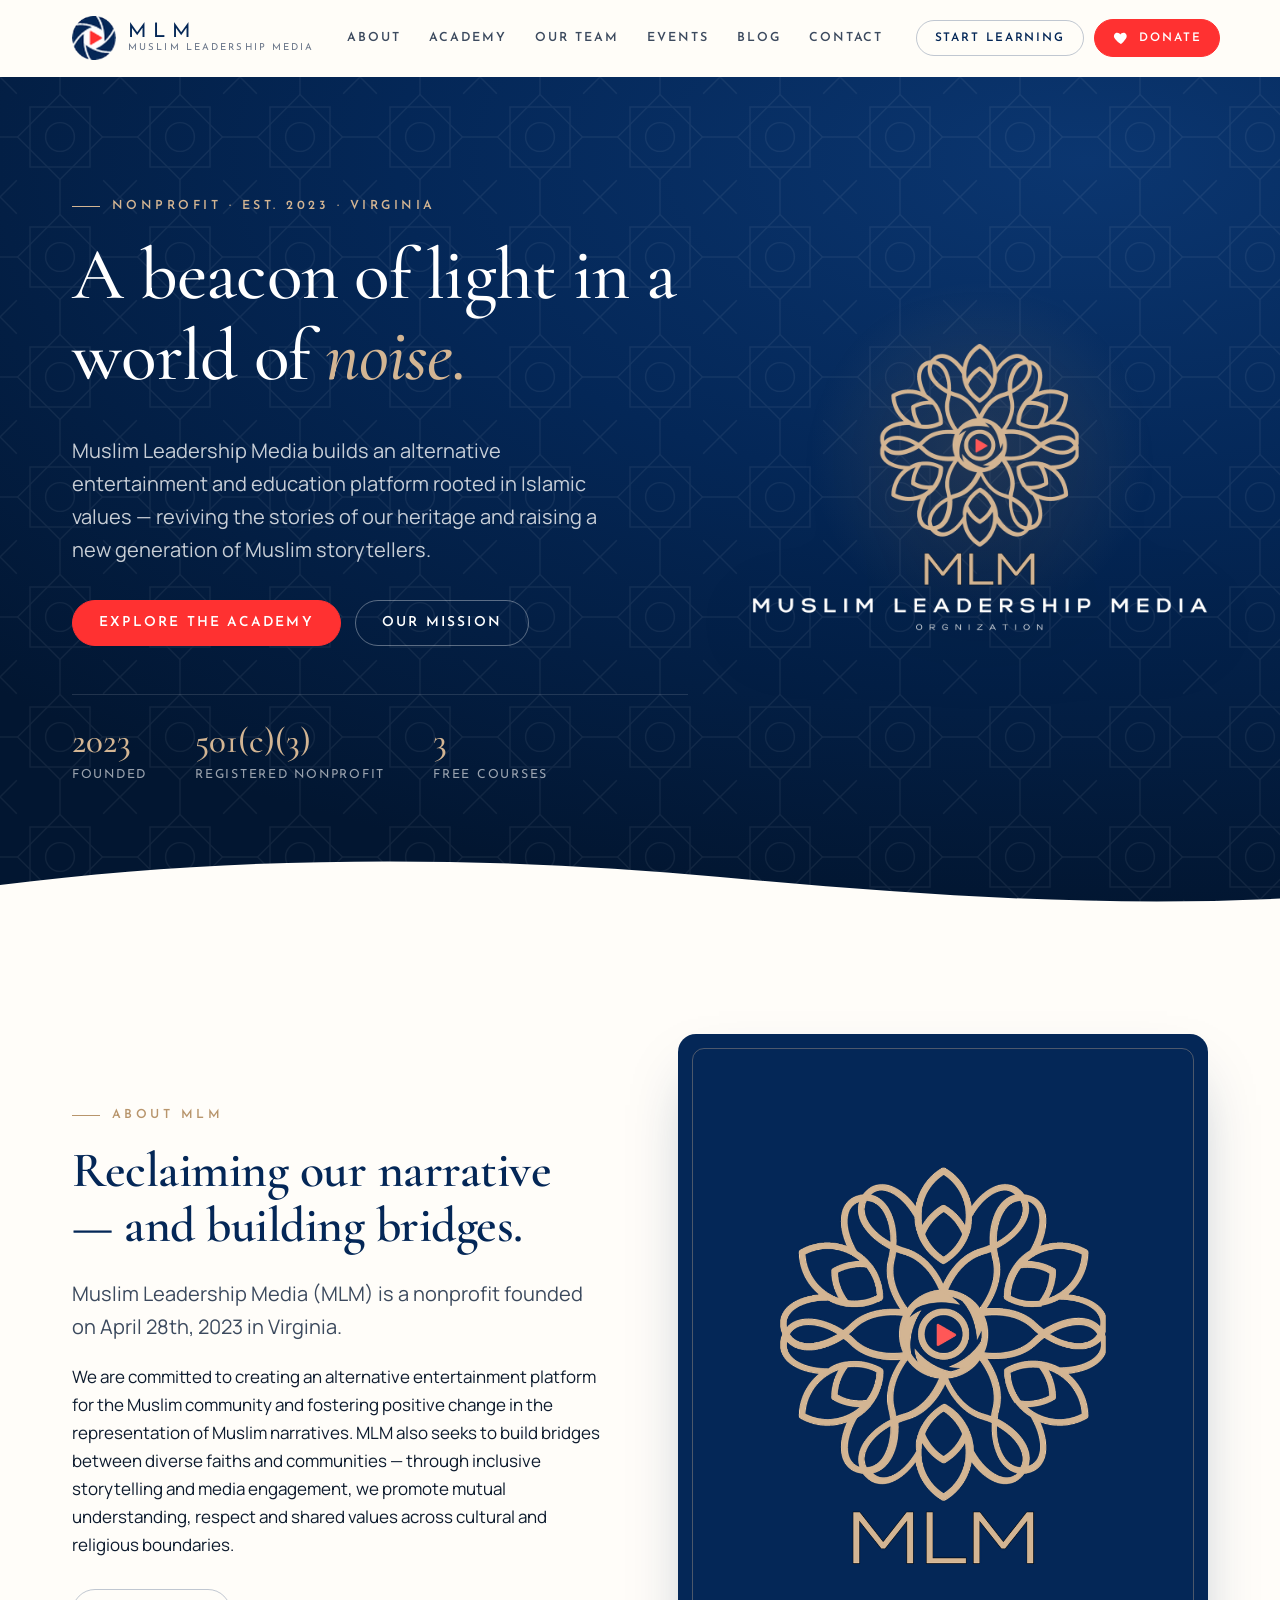
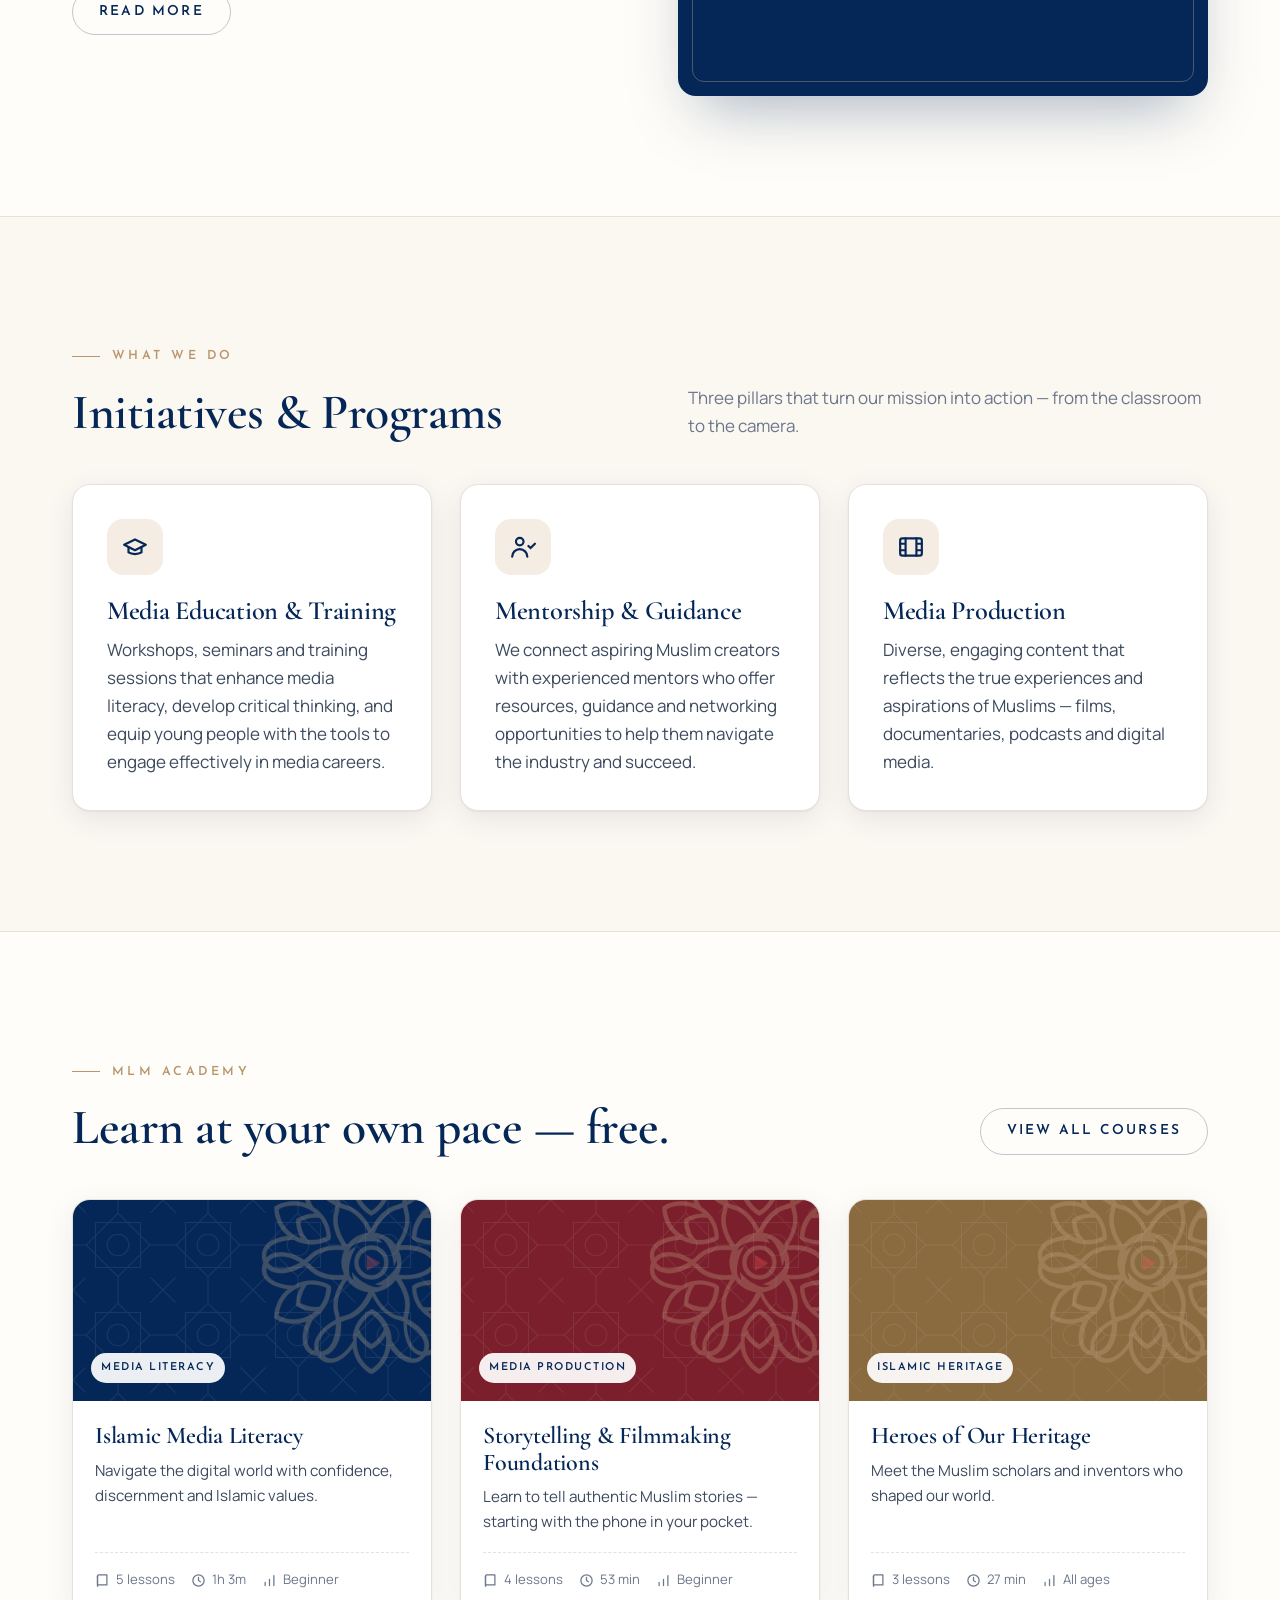
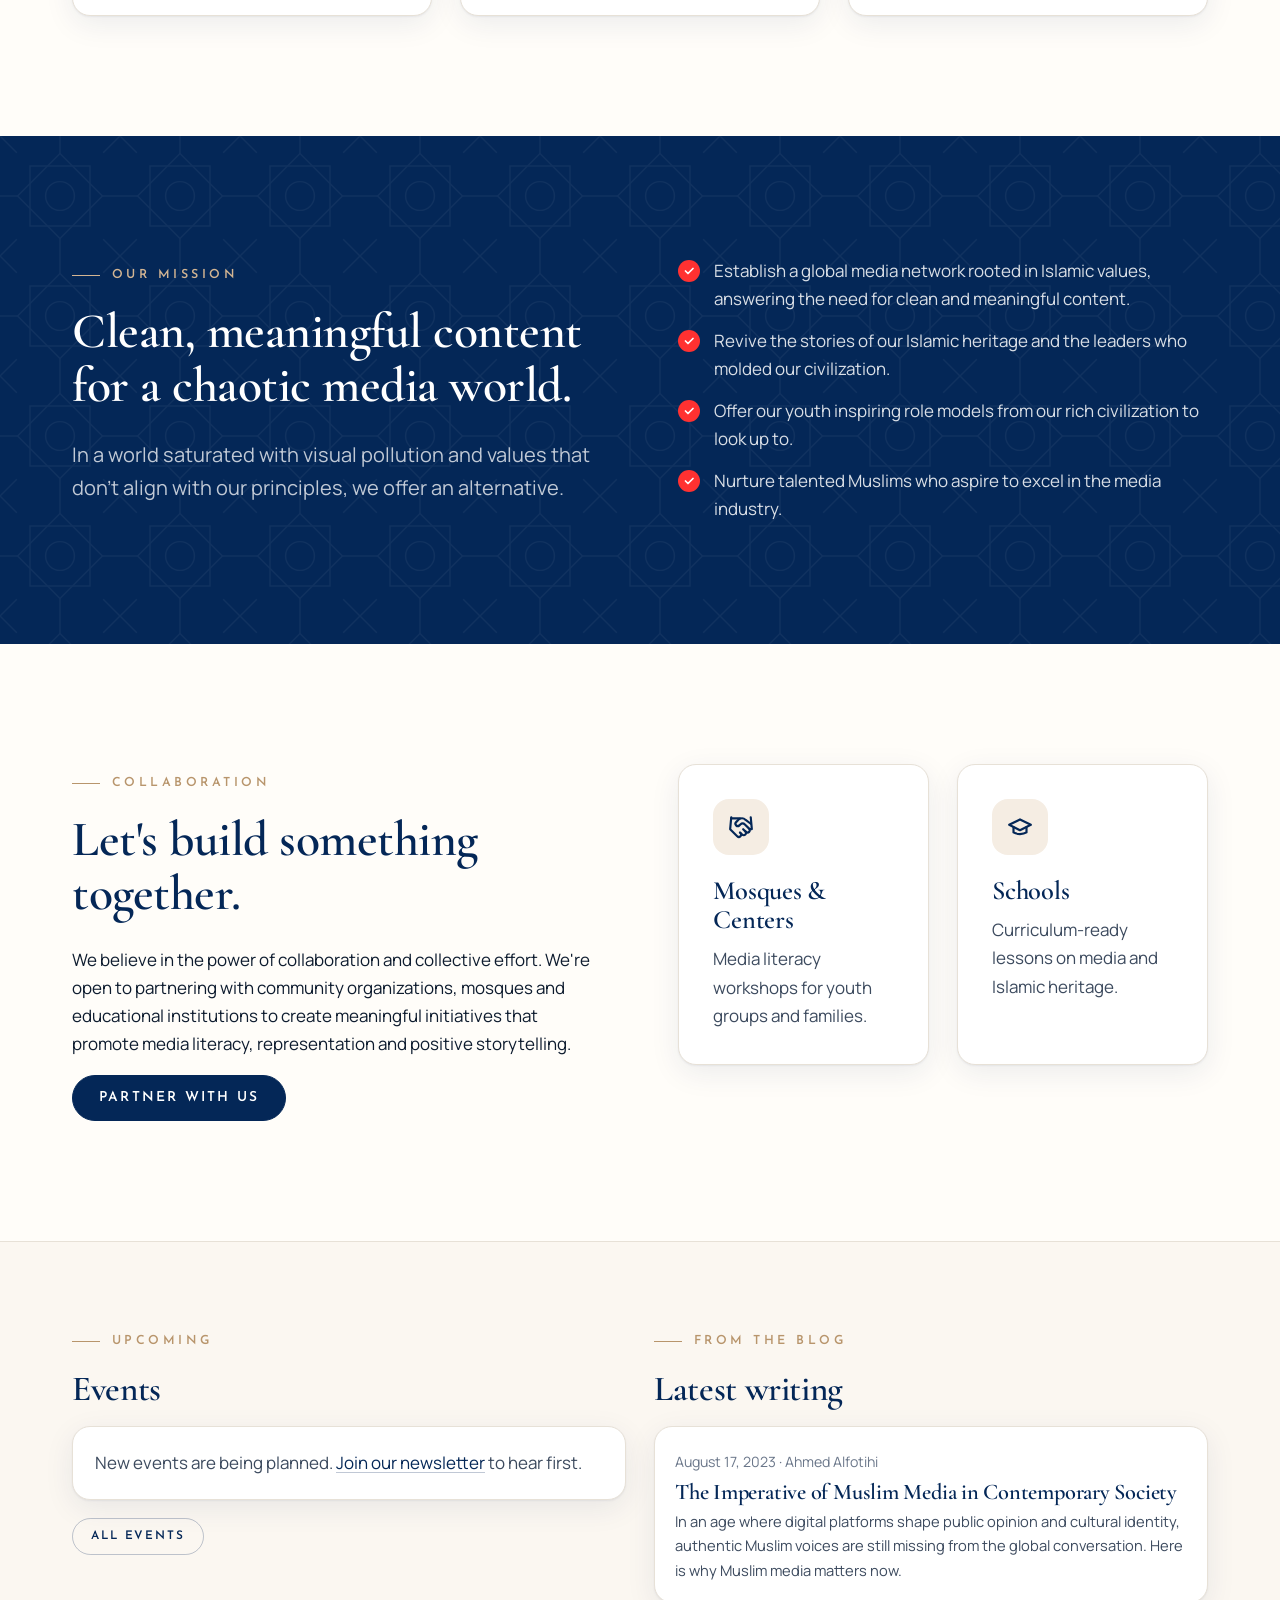
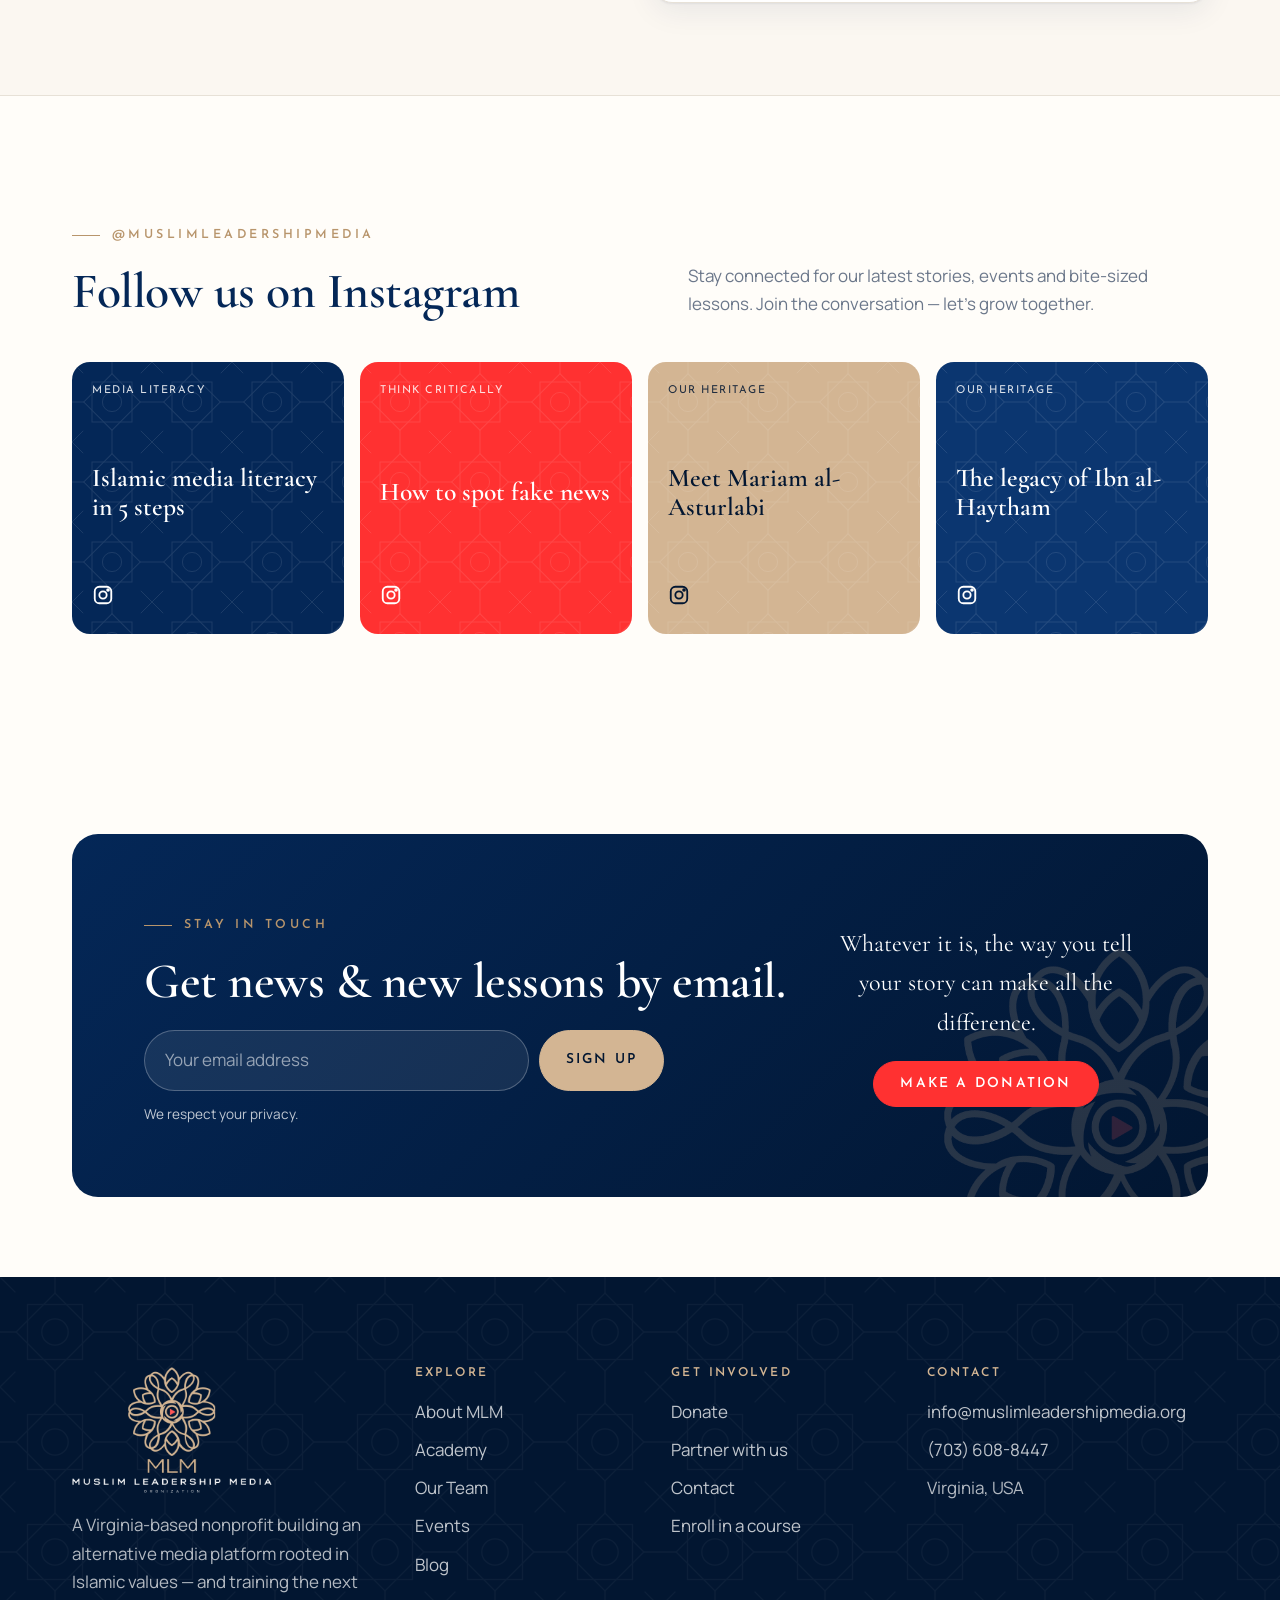
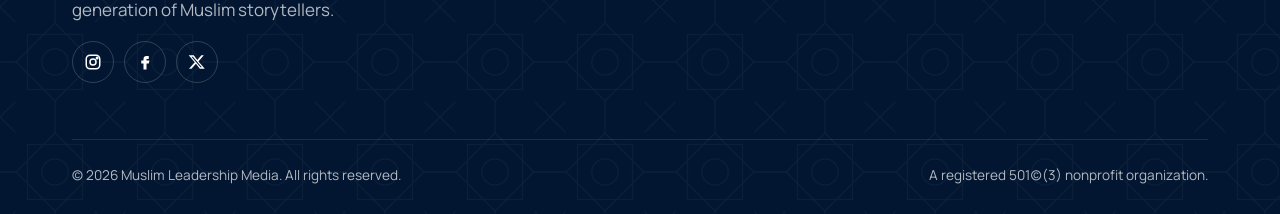
<file: index.html>
<!doctype html>
<html lang="en">
<head>
<meta charset="utf-8">
<meta name="viewport" content="width=device-width, initial-scale=1">
<title>Muslim Leadership Media</title>
<meta name="description" content="Muslim Leadership Media is a Virginia nonprofit creating an alternative, values-driven media platform and training the next generation of Muslim storytellers.">
<meta name="theme-color" content="#042757">
<link rel="canonical" href="https://muslimleadershipmedia.org/">
<meta property="og:type" content="website">
<meta property="og:site_name" content="Muslim Leadership Media">
<meta property="og:title" content="Muslim Leadership Media">
<meta property="og:description" content="Muslim Leadership Media is a Virginia nonprofit creating an alternative, values-driven media platform and training the next generation of Muslim storytellers.">
<meta property="og:image" content="https://muslimleadershipmedia.org/assets/img/og-image.png">
<meta name="twitter:card" content="summary_large_image">
<link rel="icon" href="assets/img/favicon-32.png" sizes="32x32" type="image/png">
<link rel="icon" href="assets/img/favicon-64.png" sizes="64x64" type="image/png">
<link rel="apple-touch-icon" href="assets/img/apple-touch-icon.png">
<link rel="preconnect" href="https://fonts.googleapis.com">
<link rel="preconnect" href="https://fonts.gstatic.com" crossorigin>
<link href="https://fonts.googleapis.com/css2?family=Cormorant+Garamond:ital,wght@0,500;0,600;0,700;1,500;1,600&family=Josefin+Sans:wght@400;600;700&family=Manrope:wght@400;500;600;700&display=swap" rel="stylesheet">
<link rel="stylesheet" href="assets/css/style.css">
</head>
<body data-page="home">
<div id="site-header"></div>
<main id="main">
<section class="hero on-dark">
  <div class="wrap hero-in">
    <div>
      <div class="eyebrow"><span data-home="heroEyebrow">Nonprofit · Est. 2023 · Virginia</span></div>
      <h1><span data-home="heroTitle">A beacon of light in a world of <em>noise.</em></span></h1>
      <p class="lead"><span data-home="heroLead">Muslim Leadership Media builds an alternative entertainment and education platform rooted in Islamic values — reviving the stories of our heritage and raising a new generation of Muslim storytellers.</span></p>
      <div class="hero-actions">
        <a class="btn btn-red" href="academy.html">Explore the Academy</a>
        <a class="btn btn-ghost" href="about.html">Our mission</a>
      </div>
      <div class="hero-stats">
        <div><b>2023</b><span>Founded</span></div>
        <div><b>501(c)(3)</b><span>Registered nonprofit</span></div>
        <div><b id="stat-courses">3+</b><span>Free courses</span></div>
      </div>
    </div>
    <div class="hero-logo">
      <img src="assets/img/logo-full.png" alt="MLM — Muslim Leadership Media Organization" width="1100" height="696">
    </div>
  </div>
  <svg class="hero-wave" viewBox="0 0 1440 60" preserveAspectRatio="none" aria-hidden="true"><path fill="currentColor" d="M0 60V30C240 0 480 0 720 22s480 38 720 8v30z"/></svg>
</section>

<section class="section">
  <div class="wrap split">
    <div class="reveal">
      <div class="eyebrow">About MLM</div>
      <h2><span data-home="aboutTitle">Reclaiming our narrative — and building bridges.</span></h2>
      <p class="lead"><span data-home="aboutLead">Muslim Leadership Media (MLM) is a nonprofit founded on April 28th, 2023 in Virginia.</span></p>
      <p><span data-home="aboutText">We are committed to creating an alternative entertainment platform for the Muslim community and fostering positive change in the representation of Muslim narratives. MLM also seeks to build bridges between diverse faiths and communities — through inclusive storytelling and media engagement, we promote mutual understanding, respect and shared values across cultural and religious boundaries.</span></p>
            <a class="btn btn-ghost" href="about.html" style="margin-top:12px">Read more</a>
    </div>
    <div class="reveal">
      <div class="figure-frame"><img class="logo-lockup" src="assets/img/logo-mandala-mlm.png" alt="Muslim Leadership Media logo"></div>
    </div>
  </div>
</section>

<section class="section tint">
  <div class="wrap">
    <div class="sec-head reveal">
      <div><div class="eyebrow">What we do</div><h2>Initiatives &amp; Programs</h2></div>
      <p class="muted">Three pillars that turn our mission into action — from the classroom to the camera.</p>
    </div>
    <div class="grid g3">
      <!--initiatives--><div class="card reveal"><div class="icon-badge" data-icon="cap"></div><h3>Media Education &amp; Training</h3><p>Workshops, seminars and training sessions that enhance media literacy, develop critical thinking, and equip young people with the tools to engage effectively in media careers.</p></div><div class="card reveal"><div class="icon-badge" data-icon="mentor"></div><h3>Mentorship &amp; Guidance</h3><p>We connect aspiring Muslim creators with experienced mentors who offer resources, guidance and networking opportunities to help them navigate the industry and succeed.</p></div><div class="card reveal"><div class="icon-badge" data-icon="film"></div><h3>Media Production</h3><p>Diverse, engaging content that reflects the true experiences and aspirations of Muslims — films, documentaries, podcasts and digital media.</p></div>
    </div>
  </div>
</section>

<section class="section">
  <div class="wrap">
    <div class="sec-head reveal">
      <div><div class="eyebrow">MLM Academy</div><h2>Learn at your own pace — free.</h2></div>
      <a class="btn btn-ghost" href="academy.html">View all courses</a>
    </div>
    <div class="grid g3" id="featured"><div class="skeleton"></div><div class="skeleton"></div><div class="skeleton"></div></div>
  </div>
</section>

<section class="section dark on-dark">
  <div class="wrap split">
    <div class="reveal">
      <div class="eyebrow">Our mission</div>
      <h2><span data-home="missionTitle">Clean, meaningful content for a chaotic media world.</span></h2>
      <p class="lead"><span data-home="missionLead">In a world saturated with visual pollution and values that don't align with our principles, we offer an alternative.</span></p>
    </div>
    <ul class="checks reveal">
      <!--missionPoints--><li>Establish a global media network rooted in Islamic values, answering the need for clean and meaningful content.</li><li>Revive the stories of our Islamic heritage and the leaders who molded our civilization.</li><li>Offer our youth inspiring role models from our rich civilization to look up to.</li><li>Nurture talented Muslims who aspire to excel in the media industry.</li>
    </ul>
  </div>
</section>

<section class="section">
  <div class="wrap">
    <div class="split" style="align-items:start">
      <div class="reveal">
        <div class="eyebrow">Collaboration</div>
        <h2>Let's build something together.</h2>
        <p>We believe in the power of collaboration and collective effort. We're open to partnering with community organizations, mosques and educational institutions to create meaningful initiatives that promote media literacy, representation and positive storytelling.</p>
        <a class="btn" href="contact.html#partner">Partner with us</a>
      </div>
      <div class="grid g2 reveal">
        <div class="card"><div class="icon-badge" data-icon="hands"></div><h3>Mosques &amp; Centers</h3><p>Media literacy workshops for youth groups and families.</p></div>
        <div class="card"><div class="icon-badge" data-icon="cap"></div><h3>Schools</h3><p>Curriculum-ready lessons on media and Islamic heritage.</p></div>
      </div>
    </div>
  </div>
</section>

<section class="section-tight tint">
  <div class="wrap">
    <div class="grid g2">
      <div class="reveal">
        <div class="eyebrow">Upcoming</div><h2 style="font-size:2.2rem">Events</h2>
        <div id="home-events"></div>
        <a href="events.html" class="btn btn-ghost btn-sm" style="margin-top:18px">All events</a>
      </div>
      <div class="reveal">
        <div class="eyebrow">From the blog</div><h2 style="font-size:2.2rem">Latest writing</h2>
        <div id="home-posts"></div>
      </div>
    </div>
  </div>
</section>

<section class="section">
  <div class="wrap">
    <div class="sec-head reveal">
      <div><div class="eyebrow">@MuslimLeadershipMedia</div><h2>Follow us on Instagram</h2></div>
      <p class="muted">Stay connected for our latest stories, events and bite-sized lessons. Join the conversation — let's grow together.</p>
    </div>
    <div class="ig-grid reveal">
      <!--instagram--><a class="ig" href="https://www.instagram.com/p/C-JHTCIObt_/" target="_blank" rel="noopener"><small>Media literacy</small><b>Islamic media literacy in 5 steps</b><span data-icon="instagram"></span></a><a class="ig" href="https://www.instagram.com/p/C-GY8LBvqK9/" target="_blank" rel="noopener"><small>Think critically</small><b>How to spot fake news</b><span data-icon="instagram"></span></a><a class="ig" href="https://www.instagram.com/p/C4JXu03udPY/" target="_blank" rel="noopener"><small>Our heritage</small><b>Meet Mariam al-Asturlabi</b><span data-icon="instagram"></span></a><a class="ig" href="https://www.instagram.com/p/CxK5CWSuUqV/" target="_blank" rel="noopener"><small>Our heritage</small><b>The legacy of Ibn al-Haytham</b><span data-icon="instagram"></span></a>
    </div>
  </div>
</section>

<section class="section-tight">
  <div class="wrap">
    <div class="cta-band on-dark reveal">
      <div>
        <div class="eyebrow">Stay in touch</div>
        <h2>Get news &amp; new lessons by email.</h2>
        <form class="newsletter" data-form="newsletter" style="margin-top:22px">
          <label class="sr-only" for="nl-email">Email address</label>
          <input id="nl-email" type="email" name="email" placeholder="Your email address" required>
          <button class="btn btn-gold" type="submit">Sign up</button>
        </form>
        <p style="font-size:.85rem;margin-top:12px">We respect your privacy.</p>
      </div>
      <div style="text-align:center">
        <p style="font-family:var(--f-display);font-size:1.5rem;color:#fff;max-width:300px;margin:0 auto 18px">Whatever it is, the way you tell your story can make all the difference.</p>
        <a class="btn btn-red" data-donate href="donate.html">Make a donation</a>
      </div>
    </div>
  </div>
</section>
</main>
<div id="site-footer"></div>
<script src="assets/js/site.js"></script>

<script src="assets/js/academy.js"></script>
<script>
MLM.ready.then(async () => {
  const {I, json, esc, inline, fmtDate, $, $$, reveal} = MLM;
  // Home page text from content/home.json (edit in the CMS → Home page)
  try {
    const H = await json("content/home.json");
    $$("[data-home]").forEach(el => { const v = H[el.dataset.home]; if (v) el.innerHTML = inline(v); });
    const fill = (marker, html) => { const c = [...document.querySelectorAll("*")].find(n => [...n.childNodes].some(x => x.nodeType === 8 && x.data === marker)); if (c) c.innerHTML = html; };
    fill("initiatives", (H.initiatives || []).map(i => `<div class="card reveal"><div class="icon-badge" data-icon="${esc(i.icon || "light")}"></div><h3>${inline(i.title)}</h3><p>${inline(i.text)}</p></div>`).join(""));
    fill("missionPoints", (H.missionPoints || []).filter(Boolean).map(p => `<li>${inline(p)}</li>`).join(""));
    fill("instagram", (H.instagram || []).slice(0, 8).map(p => `<a class="ig" href="${esc(p.url)}" target="_blank" rel="noopener"><small>${esc(p.label)}</small><b>${inline(p.title)}</b><span data-icon="instagram"></span></a>`).join(""));
  } catch (e) { console.warn(e); }
  $$("[data-icon]").forEach(e => e.innerHTML = I[e.dataset.icon] || "");
  reveal();
  Academy.featured($("#featured"));
  Academy.load().then(cs => $("#stat-courses").textContent = cs.filter(c=>c.status!=="coming-soon").length);
  try {
    const now = new Date();
    const up = (await MLM.events()).filter(e => e.end >= now).sort((a,b)=>a.start-b.start);
    $("#home-events").innerHTML = up.length ? up.slice(0,2).map(e => `<a class="card" href="events.html" style="padding:20px;margin-bottom:12px"><small class="muted">${e.start.toLocaleDateString("en-US",{weekday:"short",month:"short",day:"numeric",year:"numeric"})}</small><h3 style="font-size:1.4rem;margin:.2em 0">${esc(e.title)}</h3><p style="font-size:.92rem">${esc(e.location||"")}</p></a>`).join("")
      : `<div class="card" style="padding:22px"><p>New events are being planned. <a href="index.html#nl-email">Join our newsletter</a> to hear first.</p></div>`;
  } catch(e){ console.warn(e); }
  try {
    const posts = await MLM.posts();
    $("#home-posts").innerHTML = posts.slice(0,2).map(p => `<a class="card" href="post.html?p=${encodeURIComponent(p.slug)}" style="padding:20px;margin-bottom:12px"><small class="muted">${fmtDate(p.date)} · ${esc(p.author)}</small><h3 style="font-size:1.4rem;margin:.2em 0">${esc(p.title)}</h3><p style="font-size:.92rem">${esc(p.excerpt)}</p></a>`).join("");
  } catch(e){ console.warn(e); }
});
</script>
</body>
</html>
</file>
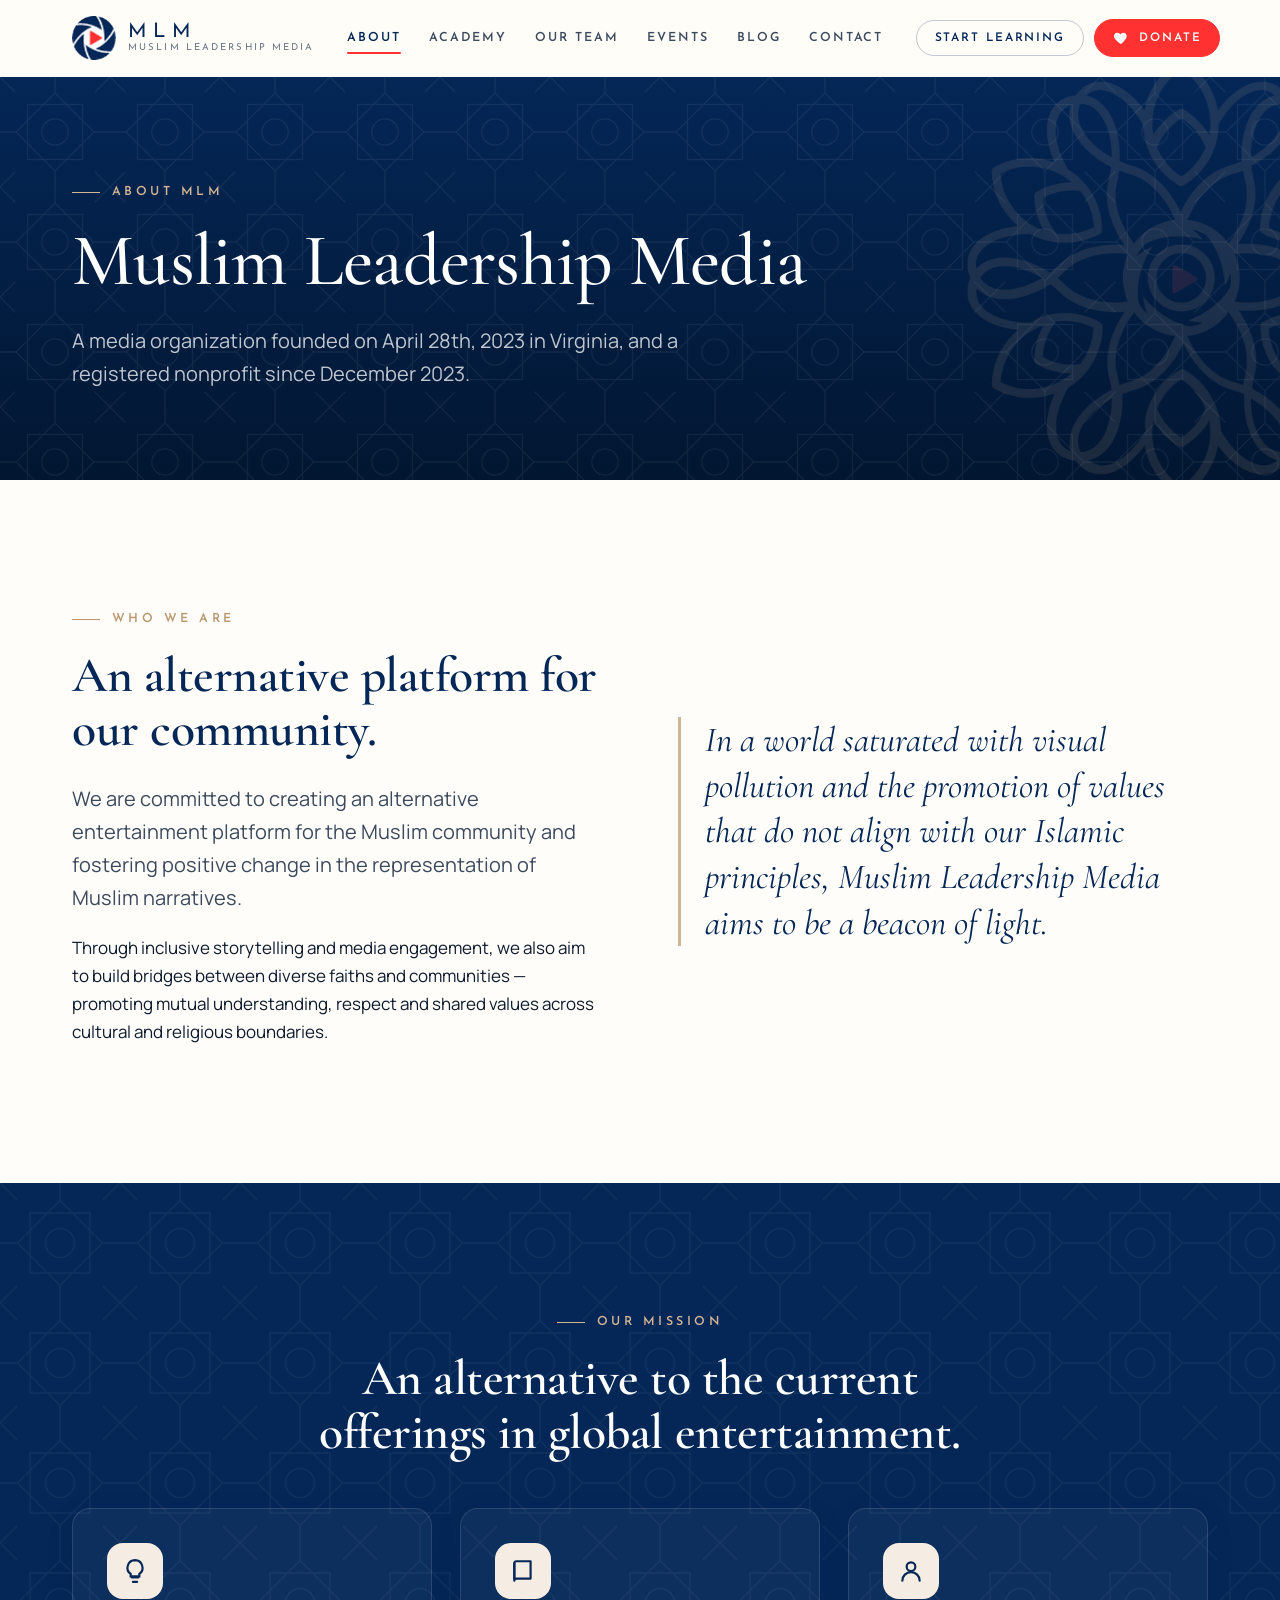
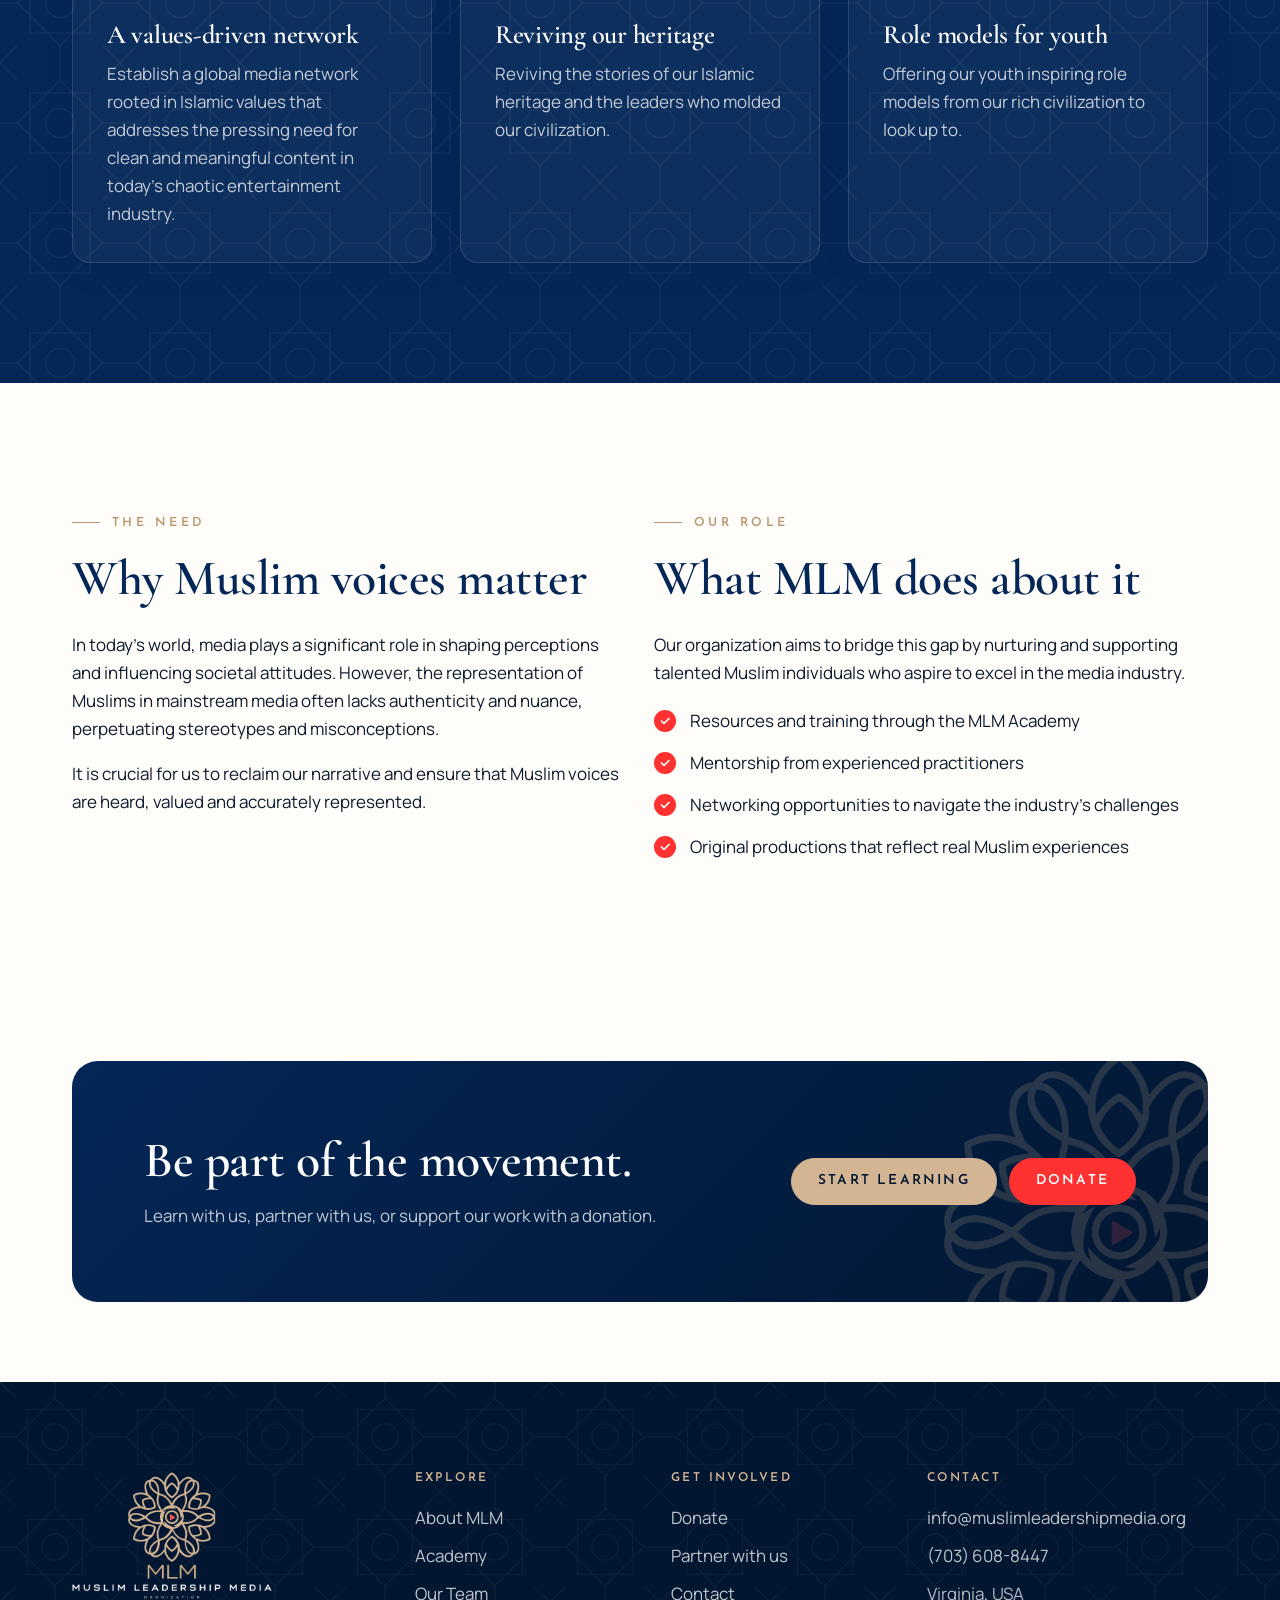
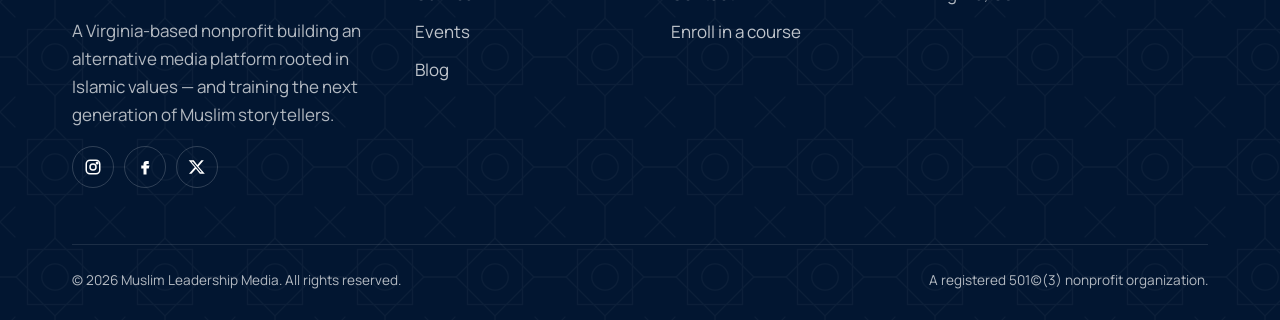
<file: about.html>
<!doctype html>
<html lang="en">
<head>
<meta charset="utf-8">
<meta name="viewport" content="width=device-width, initial-scale=1">
<title>About MLM — Muslim Leadership Media</title>
<meta name="description" content="Learn about Muslim Leadership Media's mission to create clean, meaningful media rooted in Islamic values.">
<meta name="theme-color" content="#042757">
<link rel="canonical" href="https://muslimleadershipmedia.org/about.html">
<meta property="og:type" content="website">
<meta property="og:site_name" content="Muslim Leadership Media">
<meta property="og:title" content="About MLM — Muslim Leadership Media">
<meta property="og:description" content="Learn about Muslim Leadership Media's mission to create clean, meaningful media rooted in Islamic values.">
<meta property="og:image" content="https://muslimleadershipmedia.org/assets/img/og-image.png">
<meta name="twitter:card" content="summary_large_image">
<link rel="icon" href="assets/img/favicon-32.png" sizes="32x32" type="image/png">
<link rel="icon" href="assets/img/favicon-64.png" sizes="64x64" type="image/png">
<link rel="apple-touch-icon" href="assets/img/apple-touch-icon.png">
<link rel="preconnect" href="https://fonts.googleapis.com">
<link rel="preconnect" href="https://fonts.gstatic.com" crossorigin>
<link href="https://fonts.googleapis.com/css2?family=Cormorant+Garamond:ital,wght@0,500;0,600;0,700;1,500;1,600&family=Josefin+Sans:wght@400;600;700&family=Manrope:wght@400;500;600;700&display=swap" rel="stylesheet">
<link rel="stylesheet" href="assets/css/style.css">
</head>
<body data-page="about">
<div id="site-header"></div>
<main id="main">
<section class="page-hero"><div class="wrap">
  <div class="eyebrow">About MLM</div>
  <h1>Muslim Leadership Media</h1>
  <p class="lead">A media organization founded on April 28th, 2023 in Virginia, and a registered nonprofit since December 2023.</p>
</div></section>

<section class="section"><div class="wrap split">
  <div class="reveal">
    <div class="eyebrow">Who we are</div>
    <h2>An alternative platform for our community.</h2>
    <p class="lead">We are committed to creating an alternative entertainment platform for the Muslim community and fostering positive change in the representation of Muslim narratives.</p>
    <p>Through inclusive storytelling and media engagement, we also aim to build bridges between diverse faiths and communities — promoting mutual understanding, respect and shared values across cultural and religious boundaries.</p>
  </div>
  <div class="reveal"><blockquote class="quote">In a world saturated with visual pollution and the promotion of values that do not align with our Islamic principles, Muslim Leadership Media aims to be a beacon of light.</blockquote></div>
</div></section>

<section class="section dark on-dark"><div class="wrap">
  <div class="center reveal" style="max-width:720px;margin:0 auto 48px"><div class="eyebrow">Our mission</div><h2>An alternative to the current offerings in global entertainment.</h2></div>
  <div class="grid g3">
    <div class="card reveal" style="background:rgba(255,255,255,.04);border-color:rgba(255,255,255,.12)"><div class="icon-badge" data-icon="light"></div><h3>A values-driven network</h3><p>Establish a global media network rooted in Islamic values that addresses the pressing need for clean and meaningful content in today's chaotic entertainment industry.</p></div>
    <div class="card reveal" style="background:rgba(255,255,255,.04);border-color:rgba(255,255,255,.12)"><div class="icon-badge" data-icon="book"></div><h3>Reviving our heritage</h3><p>Reviving the stories of our Islamic heritage and the leaders who molded our civilization.</p></div>
    <div class="card reveal" style="background:rgba(255,255,255,.04);border-color:rgba(255,255,255,.12)"><div class="icon-badge" data-icon="user"></div><h3>Role models for youth</h3><p>Offering our youth inspiring role models from our rich civilization to look up to.</p></div>
  </div>
</div></section>

<section class="section"><div class="wrap grid g2">
  <div class="reveal">
    <div class="eyebrow">The need</div>
    <h2>Why Muslim voices matter</h2>
    <p>In today's world, media plays a significant role in shaping perceptions and influencing societal attitudes. However, the representation of Muslims in mainstream media often lacks authenticity and nuance, perpetuating stereotypes and misconceptions.</p>
    <p>It is crucial for us to reclaim our narrative and ensure that Muslim voices are heard, valued and accurately represented.</p>
  </div>
  <div class="reveal">
    <div class="eyebrow">Our role</div>
    <h2>What MLM does about it</h2>
    <p>Our organization aims to bridge this gap by nurturing and supporting talented Muslim individuals who aspire to excel in the media industry.</p>
    <ul class="checks" style="margin-top:20px"><li>Resources and training through the MLM Academy</li><li>Mentorship from experienced practitioners</li><li>Networking opportunities to navigate the industry's challenges</li><li>Original productions that reflect real Muslim experiences</li></ul>
  </div>
</div></section>

<section class="section-tight"><div class="wrap"><div class="cta-band on-dark reveal">
  <div><h2>Be part of the movement.</h2><p>Learn with us, partner with us, or support our work with a donation.</p></div>
  <div style="display:flex;gap:12px;flex-wrap:wrap"><a class="btn btn-gold" href="academy.html">Start learning</a><a class="btn btn-red" data-donate href="donate.html">Donate</a></div>
</div></div></section>
</main>
<div id="site-footer"></div>
<script src="assets/js/site.js"></script>


<script>MLM.ready.then(()=>MLM.$$("[data-icon]").forEach(e=>e.innerHTML=MLM.I[e.dataset.icon]||""));</script>
</body>
</html>
</file>
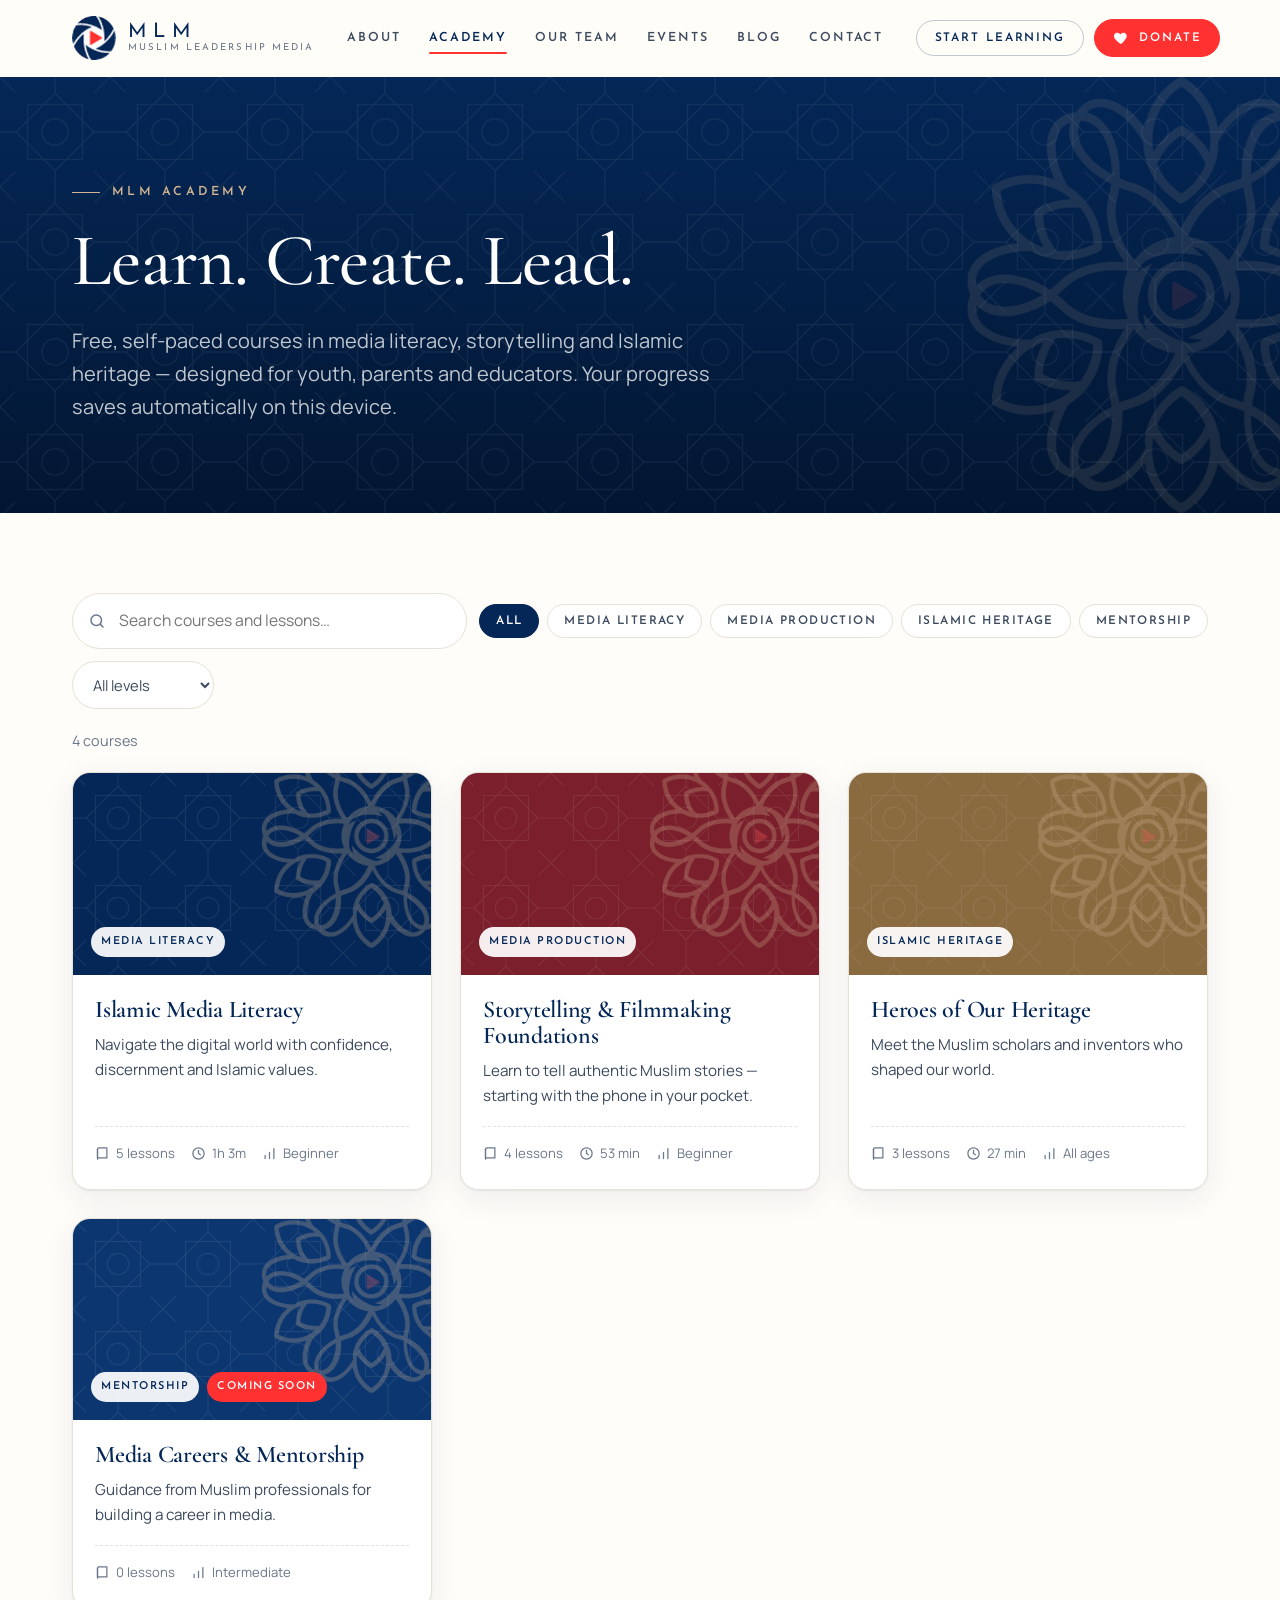
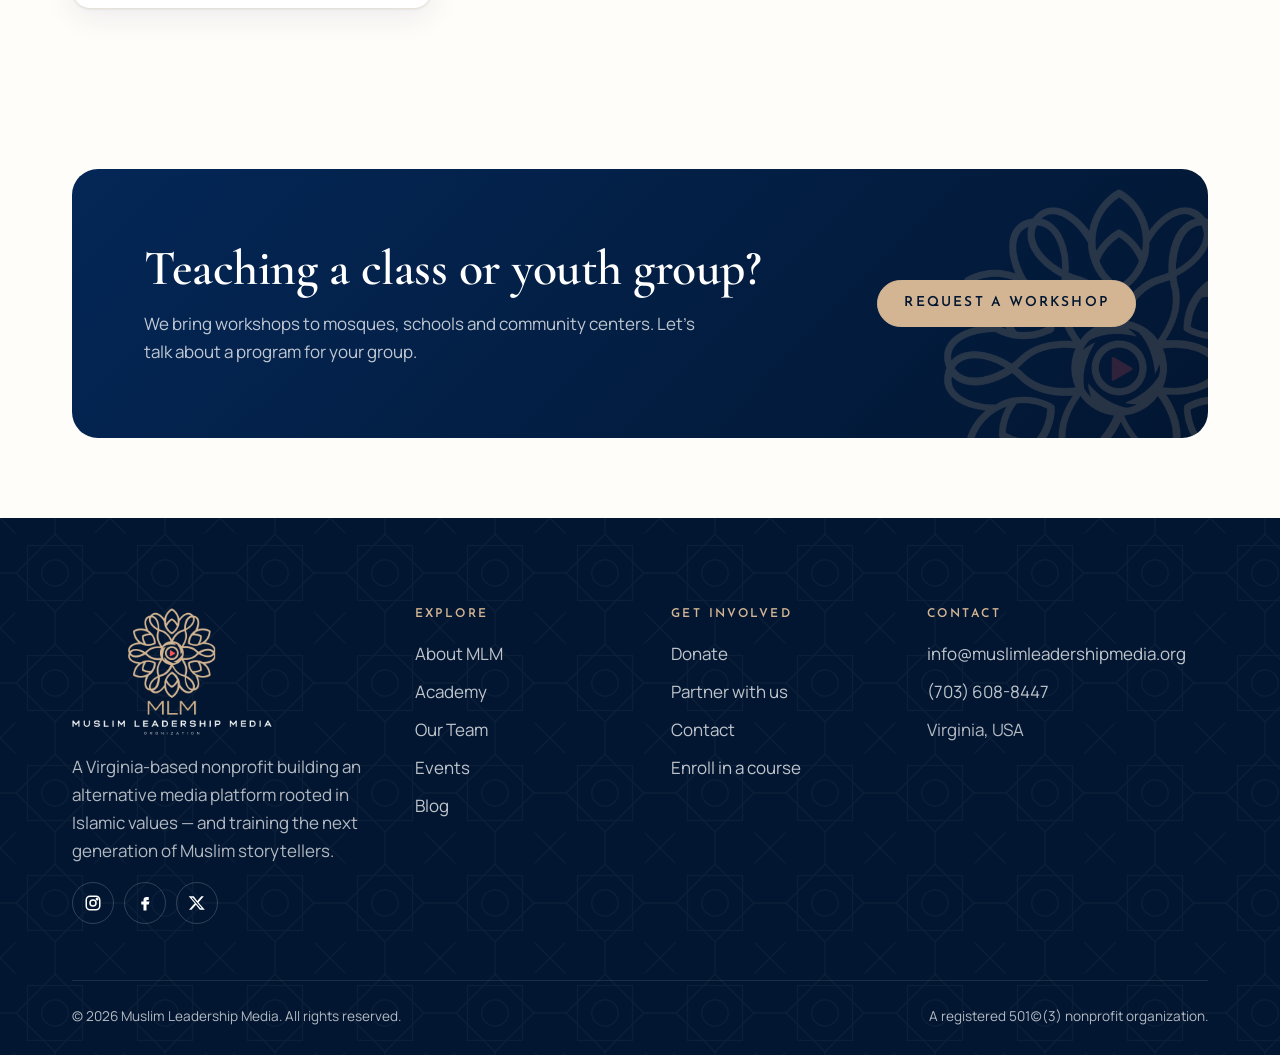
<file: academy.html>
<!doctype html>
<html lang="en">
<head>
<meta charset="utf-8">
<meta name="viewport" content="width=device-width, initial-scale=1">
<title>MLM Academy — Muslim Leadership Media</title>
<meta name="description" content="Free courses in Islamic media literacy, storytelling, filmmaking and Muslim heritage from Muslim Leadership Media.">
<meta name="theme-color" content="#042757">
<link rel="canonical" href="https://muslimleadershipmedia.org/academy.html">
<meta property="og:type" content="website">
<meta property="og:site_name" content="Muslim Leadership Media">
<meta property="og:title" content="MLM Academy — Muslim Leadership Media">
<meta property="og:description" content="Free courses in Islamic media literacy, storytelling, filmmaking and Muslim heritage from Muslim Leadership Media.">
<meta property="og:image" content="https://muslimleadershipmedia.org/assets/img/og-image.png">
<meta name="twitter:card" content="summary_large_image">
<link rel="icon" href="assets/img/favicon-32.png" sizes="32x32" type="image/png">
<link rel="icon" href="assets/img/favicon-64.png" sizes="64x64" type="image/png">
<link rel="apple-touch-icon" href="assets/img/apple-touch-icon.png">
<link rel="preconnect" href="https://fonts.googleapis.com">
<link rel="preconnect" href="https://fonts.gstatic.com" crossorigin>
<link href="https://fonts.googleapis.com/css2?family=Cormorant+Garamond:ital,wght@0,500;0,600;0,700;1,500;1,600&family=Josefin+Sans:wght@400;600;700&family=Manrope:wght@400;500;600;700&display=swap" rel="stylesheet">
<link rel="stylesheet" href="assets/css/style.css">
</head>
<body data-page="academy">
<div id="site-header"></div>
<main id="main">
<section class="page-hero"><div class="wrap">
  <div class="eyebrow">MLM Academy</div>
  <h1>Learn. Create. Lead.</h1>
  <p class="lead">Free, self-paced courses in media literacy, storytelling and Islamic heritage — designed for youth, parents and educators. Your progress saves automatically on this device.</p>
</div></section>
<section class="section-tight" id="continue" hidden><div class="wrap">
  <div class="eyebrow">Continue learning</div>
  <div class="grid g3" id="continue-list"></div>
</div></section>
<section class="section-tight"><div class="wrap">
  <div class="filters" id="filters"></div>
  <p class="muted" id="count" style="margin:-12px 0 20px;font-size:.9rem"></p>
  <div class="grid g3" id="catalog"><div class="skeleton"></div><div class="skeleton"></div><div class="skeleton"></div></div>
</div></section>
<section class="section-tight"><div class="wrap"><div class="cta-band on-dark reveal">
  <div><h2>Teaching a class or youth group?</h2><p>We bring workshops to mosques, schools and community centers. Let's talk about a program for your group.</p></div>
  <a class="btn btn-gold" href="contact.html#partner">Request a workshop</a>
</div></div></section>
</main>
<div id="site-footer"></div>
<script src="assets/js/site.js"></script>

<script src="assets/js/academy.js"></script>
<script>MLM.ready.then(()=>Academy.catalog(MLM.$("#catalog")).catch(e=>{MLM.$("#catalog").innerHTML='<div class="empty" style="grid-column:1/-1">Could not load courses. If you opened this file directly, run a local server (see README).</div>';console.error(e)}));</script>
</body>
</html>
</file>
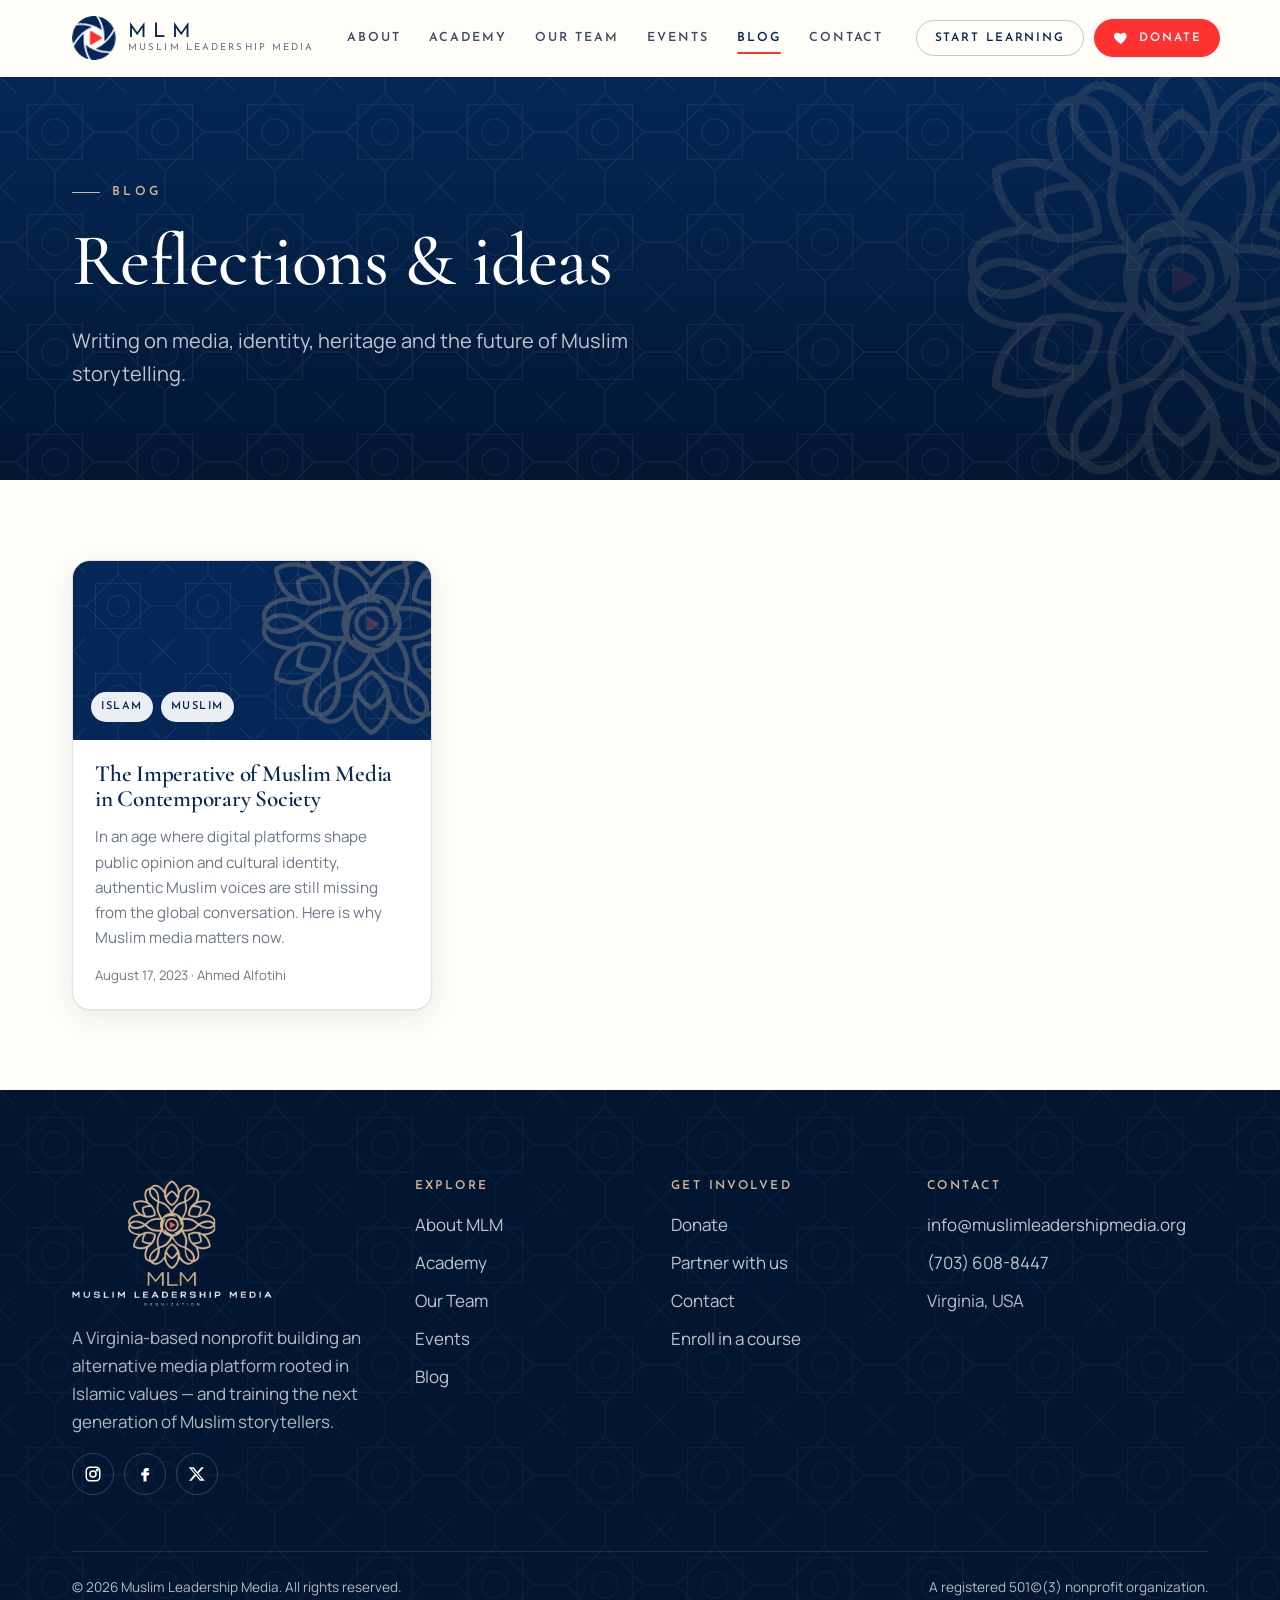
<file: blog.html>
<!doctype html>
<html lang="en">
<head>
<meta charset="utf-8">
<meta name="viewport" content="width=device-width, initial-scale=1">
<title>Blog — Muslim Leadership Media</title>
<meta name="description" content="Articles and reflections on Muslim media, identity and storytelling.">
<meta name="theme-color" content="#042757">
<link rel="canonical" href="https://muslimleadershipmedia.org/blog.html">
<meta property="og:type" content="website">
<meta property="og:site_name" content="Muslim Leadership Media">
<meta property="og:title" content="Blog — Muslim Leadership Media">
<meta property="og:description" content="Articles and reflections on Muslim media, identity and storytelling.">
<meta property="og:image" content="https://muslimleadershipmedia.org/assets/img/og-image.png">
<meta name="twitter:card" content="summary_large_image">
<link rel="icon" href="assets/img/favicon-32.png" sizes="32x32" type="image/png">
<link rel="icon" href="assets/img/favicon-64.png" sizes="64x64" type="image/png">
<link rel="apple-touch-icon" href="assets/img/apple-touch-icon.png">
<link rel="preconnect" href="https://fonts.googleapis.com">
<link rel="preconnect" href="https://fonts.gstatic.com" crossorigin>
<link href="https://fonts.googleapis.com/css2?family=Cormorant+Garamond:ital,wght@0,500;0,600;0,700;1,500;1,600&family=Josefin+Sans:wght@400;600;700&family=Manrope:wght@400;500;600;700&display=swap" rel="stylesheet">
<link rel="stylesheet" href="assets/css/style.css">
</head>
<body data-page="blog">
<div id="site-header"></div>
<main id="main">
<section class="page-hero"><div class="wrap">
  <div class="eyebrow">Blog</div><h1>Reflections &amp; ideas</h1>
  <p class="lead">Writing on media, identity, heritage and the future of Muslim storytelling.</p>
</div></section>
<section class="section-tight"><div class="wrap"><div class="grid g3" id="posts"><div class="skeleton"></div></div></div></section>
</main>
<div id="site-footer"></div>
<script src="assets/js/site.js"></script>


<script>
MLM.ready.then(async () => {
  const {json, esc, fmtDate, $, reveal} = MLM;
  const posts = await MLM.posts();
  $("#posts").innerHTML = posts.map(p => `<a class="post-card reveal" href="post.html?p=${encodeURIComponent(p.slug)}">
    <div class="course-cover">${p.image?`<img class="cover" src="${esc(p.image)}" alt="" loading="lazy">`:`<img class="orn" src="assets/img/mandala.png" alt="">`}<div class="chips">${(p.tags||[]).slice(0,2).map(t=>`<span class="chip">${esc(t)}</span>`).join("")}</div></div>
    <div class="in"><h3>${esc(p.title)}</h3><p class="muted" style="font-size:.95rem">${esc(p.excerpt)}</p><div class="by">${fmtDate(p.date)} · ${esc(p.author)}</div></div></a>`).join("");
  reveal();
});
</script>
</body>
</html>
</file>
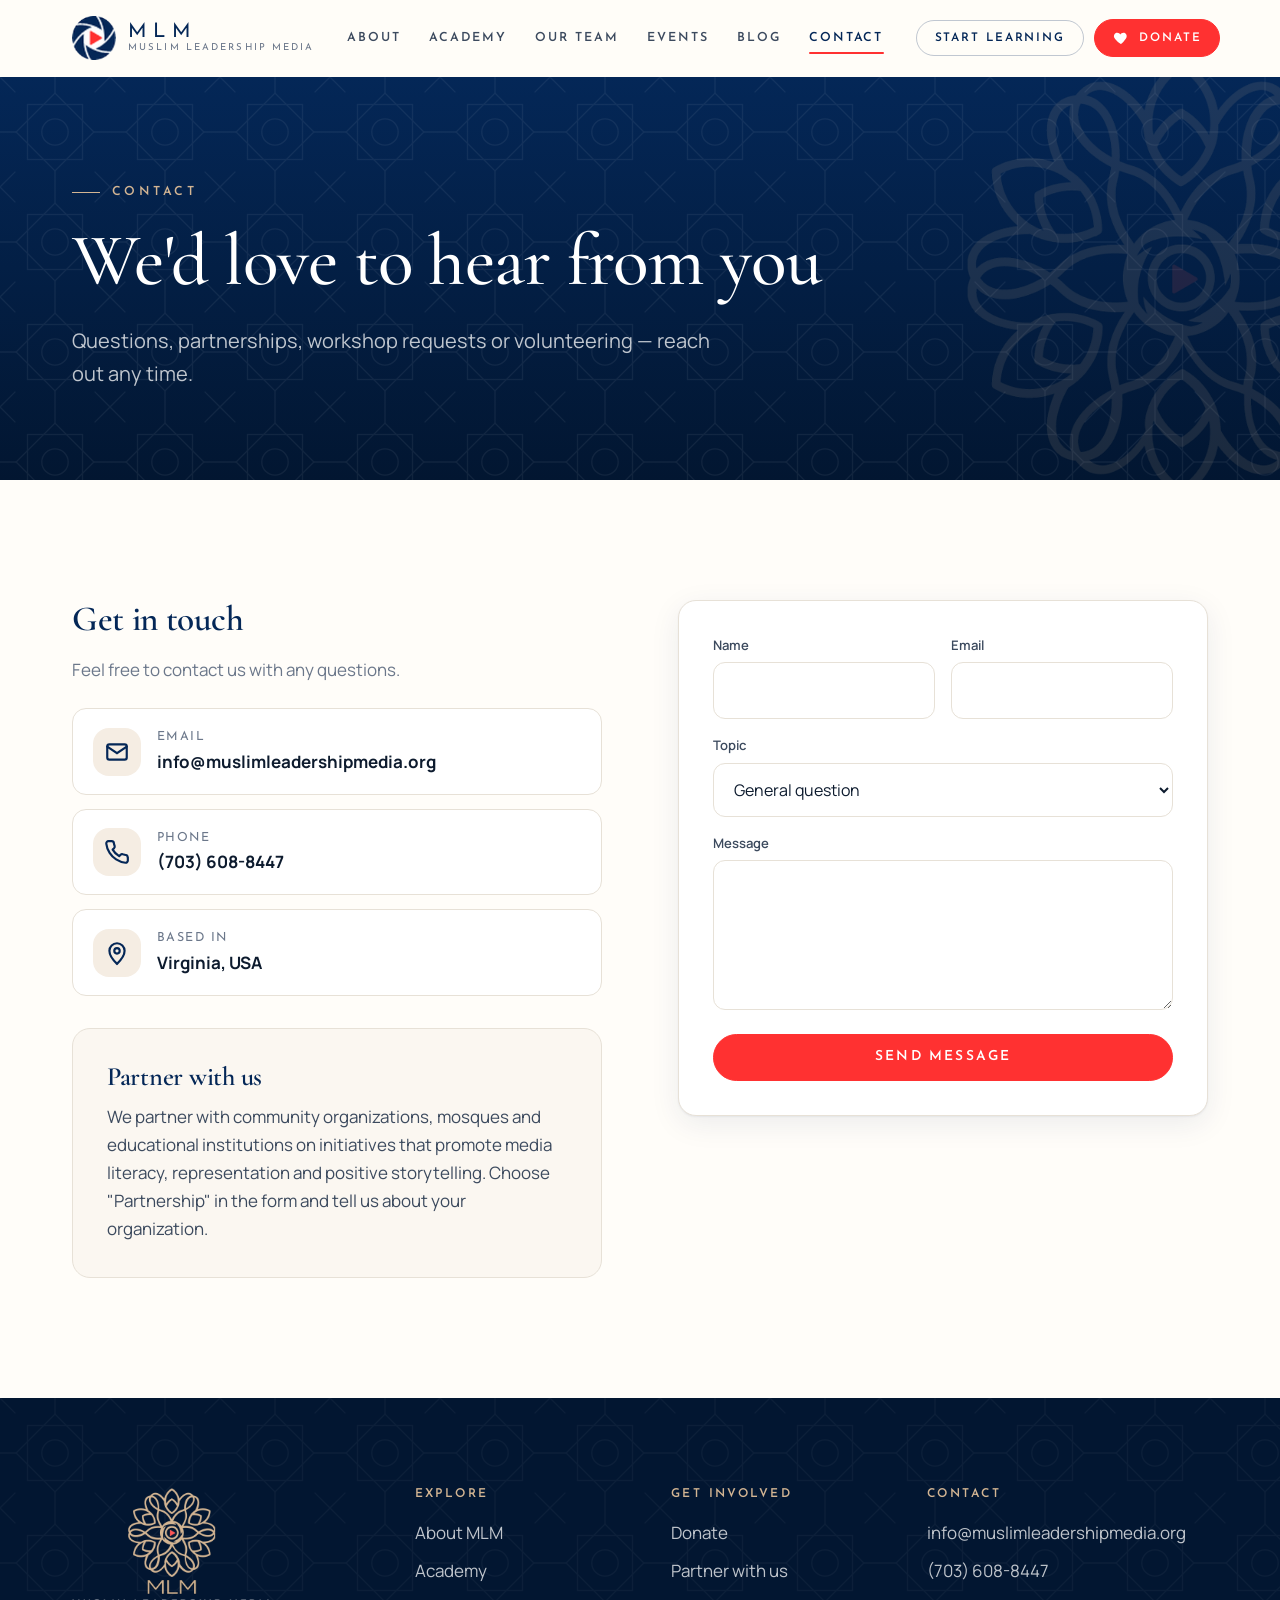
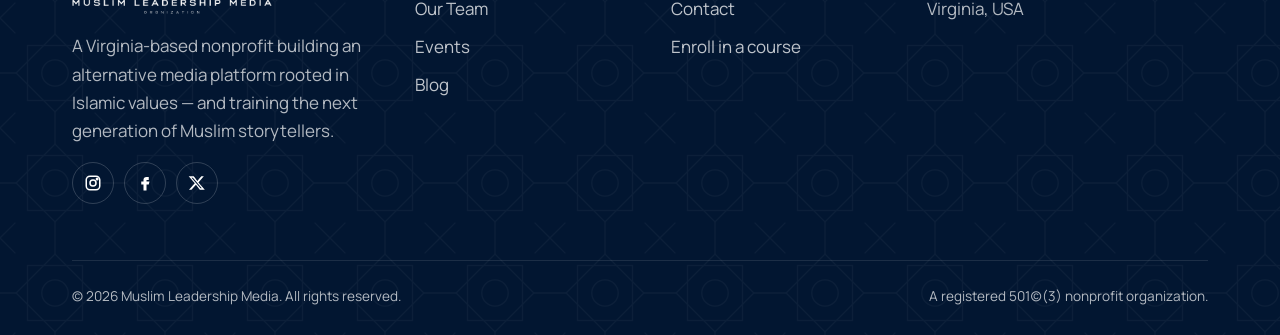
<file: contact.html>
<!doctype html>
<html lang="en">
<head>
<meta charset="utf-8">
<meta name="viewport" content="width=device-width, initial-scale=1">
<title>Contact — Muslim Leadership Media</title>
<meta name="description" content="Contact Muslim Leadership Media — questions, partnerships, workshops and volunteering.">
<meta name="theme-color" content="#042757">
<link rel="canonical" href="https://muslimleadershipmedia.org/contact.html">
<meta property="og:type" content="website">
<meta property="og:site_name" content="Muslim Leadership Media">
<meta property="og:title" content="Contact — Muslim Leadership Media">
<meta property="og:description" content="Contact Muslim Leadership Media — questions, partnerships, workshops and volunteering.">
<meta property="og:image" content="https://muslimleadershipmedia.org/assets/img/og-image.png">
<meta name="twitter:card" content="summary_large_image">
<link rel="icon" href="assets/img/favicon-32.png" sizes="32x32" type="image/png">
<link rel="icon" href="assets/img/favicon-64.png" sizes="64x64" type="image/png">
<link rel="apple-touch-icon" href="assets/img/apple-touch-icon.png">
<link rel="preconnect" href="https://fonts.googleapis.com">
<link rel="preconnect" href="https://fonts.gstatic.com" crossorigin>
<link href="https://fonts.googleapis.com/css2?family=Cormorant+Garamond:ital,wght@0,500;0,600;0,700;1,500;1,600&family=Josefin+Sans:wght@400;600;700&family=Manrope:wght@400;500;600;700&display=swap" rel="stylesheet">
<link rel="stylesheet" href="assets/css/style.css">
</head>
<body data-page="contact">
<div id="site-header"></div>
<main id="main">
<section class="page-hero"><div class="wrap">
  <div class="eyebrow">Contact</div><h1>We'd love to hear from you</h1>
  <p class="lead">Questions, partnerships, workshop requests or volunteering — reach out any time.</p>
</div></section>
<section class="section"><div class="wrap split" style="align-items:start">
  <div class="reveal">
    <h2 style="font-size:2.2rem">Get in touch</h2>
    <p class="muted">Feel free to contact us with any questions.</p>
    <div class="contact-list" style="margin-top:24px">
      <a class="contact-item" id="c-email" href="#"><span class="icon-badge" data-icon="mail"></span><span><small>Email</small><b class="v"></b></span></a>
      <a class="contact-item" id="c-phone" href="#"><span class="icon-badge" data-icon="phone"></span><span><small>Phone</small><b class="v"></b></span></a>
      <div class="contact-item"><span class="icon-badge" data-icon="pin"></span><span><small>Based in</small><b class="v" id="c-loc"></b></span></div>
    </div>
    <div class="card" id="partner" style="margin-top:32px;box-shadow:none;background:var(--gold-50)">
      <h3>Partner with us</h3>
      <p>We partner with community organizations, mosques and educational institutions on initiatives that promote media literacy, representation and positive storytelling. Choose "Partnership" in the form and tell us about your organization.</p>
    </div>
  </div>
  <div class="card reveal">
    <form class="form" data-form="contact">
      <div class="row">
        <div class="field"><label for="f-name">Name</label><input id="f-name" name="name" required autocomplete="name"></div>
        <div class="field"><label for="f-email">Email</label><input id="f-email" name="email" type="email" required autocomplete="email"></div>
      </div>
      <div class="field"><label for="f-subject">Topic</label>
        <select id="f-subject" name="subject"><option>General question</option><option>Partnership</option><option>Workshop request</option><option>Academy / courses</option><option>Volunteering &amp; internships</option><option>Media inquiry</option></select></div>
      <div class="field"><label for="f-msg">Message</label><textarea id="f-msg" name="message" required></textarea></div>
      <button class="btn btn-red" type="submit">Send message</button>
      <div class="form-msg">Thank you! We'll be in touch soon, in sha Allah.</div>
    </form>
  </div>
</div></section>
</main>
<div id="site-footer"></div>
<script src="assets/js/site.js"></script>


<script>
MLM.ready.then(()=>{const{$, $$, I, config:C}=MLM;
$$("[data-icon]").forEach(e=>e.innerHTML=I[e.dataset.icon]||"");
$("#c-email").href="mailto:"+C.email;$("#c-email .v").textContent=C.email;
$("#c-phone").href="tel:"+C.phone.replace(/[^\d+]/g,"");$("#c-phone .v").textContent=C.phone;$("#c-loc").textContent=C.location;
if(location.hash==="#partner")$("#f-subject").value="Partnership";});
</script>
</body>
</html>
</file>
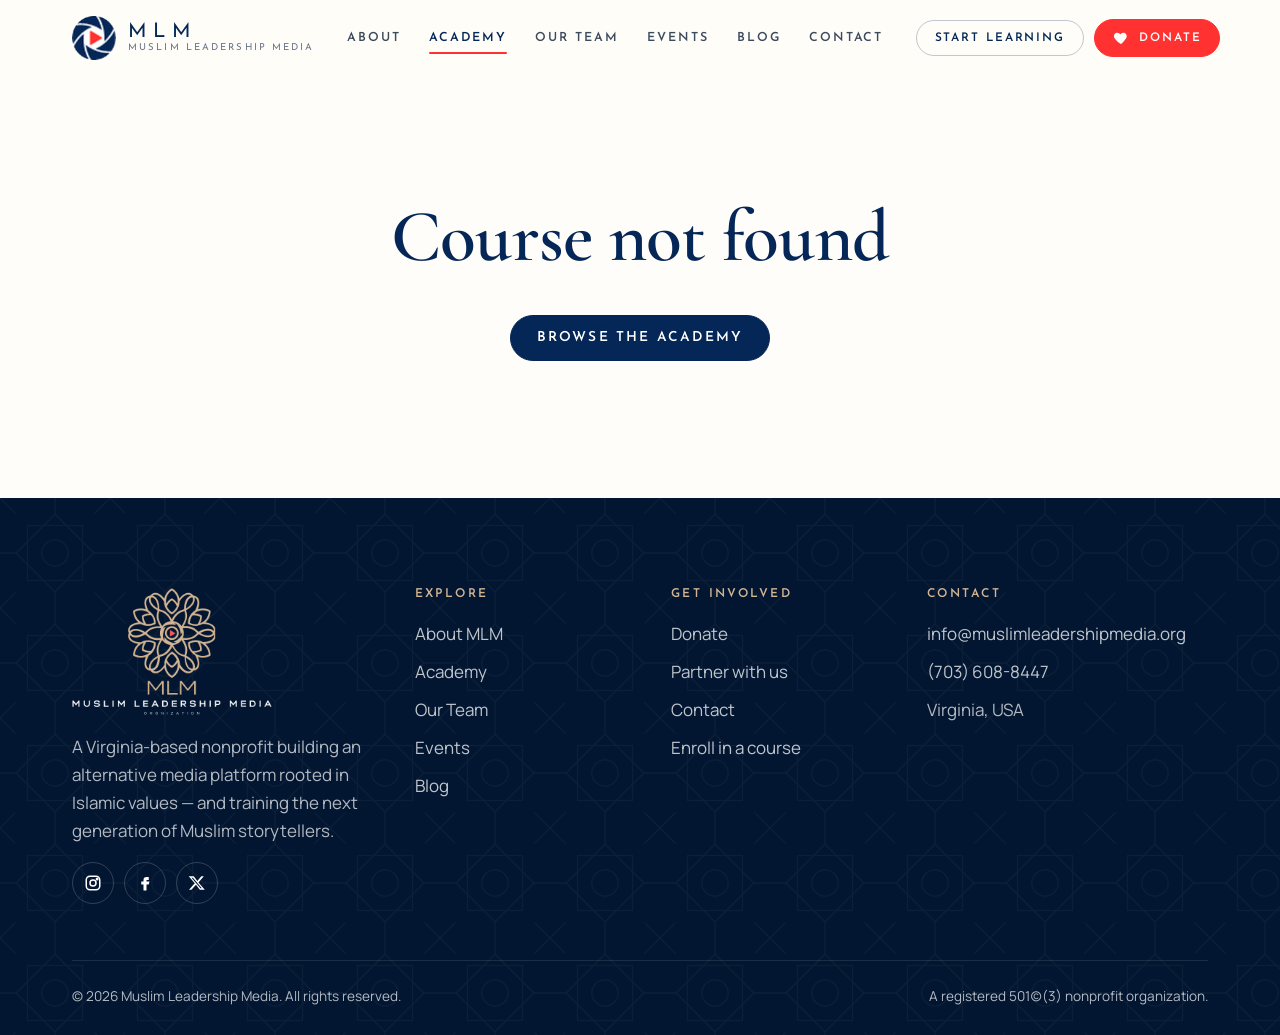
<file: course.html>
<!doctype html>
<html lang="en">
<head>
<meta charset="utf-8">
<meta name="viewport" content="width=device-width, initial-scale=1">
<title>Course — Muslim Leadership Media</title>
<meta name="description" content="MLM Academy course.">
<meta name="theme-color" content="#042757">
<link rel="canonical" href="https://muslimleadershipmedia.org/course.html">
<meta property="og:type" content="website">
<meta property="og:site_name" content="Muslim Leadership Media">
<meta property="og:title" content="Course — Muslim Leadership Media">
<meta property="og:description" content="MLM Academy course.">
<meta property="og:image" content="https://muslimleadershipmedia.org/assets/img/og-image.png">
<meta name="twitter:card" content="summary_large_image">
<link rel="icon" href="assets/img/favicon-32.png" sizes="32x32" type="image/png">
<link rel="icon" href="assets/img/favicon-64.png" sizes="64x64" type="image/png">
<link rel="apple-touch-icon" href="assets/img/apple-touch-icon.png">
<link rel="preconnect" href="https://fonts.googleapis.com">
<link rel="preconnect" href="https://fonts.gstatic.com" crossorigin>
<link href="https://fonts.googleapis.com/css2?family=Cormorant+Garamond:ital,wght@0,500;0,600;0,700;1,500;1,600&family=Josefin+Sans:wght@400;600;700&family=Manrope:wght@400;500;600;700&display=swap" rel="stylesheet">
<link rel="stylesheet" href="assets/css/style.css">
</head>
<body data-page="academy">
<div id="site-header"></div>
<div id="hero-slot"></div><main id="main"><section class="section"><div class="wrap"><div class="skeleton"></div></div></section></main>
<div id="site-footer"></div>
<script src="assets/js/marked.min.js"></script>
<script src="assets/js/site.js"></script>
<script src="assets/js/academy.js"></script>
<script>MLM.ready.then(()=>Academy.coursePage());</script>
</body>
</html>
</file>
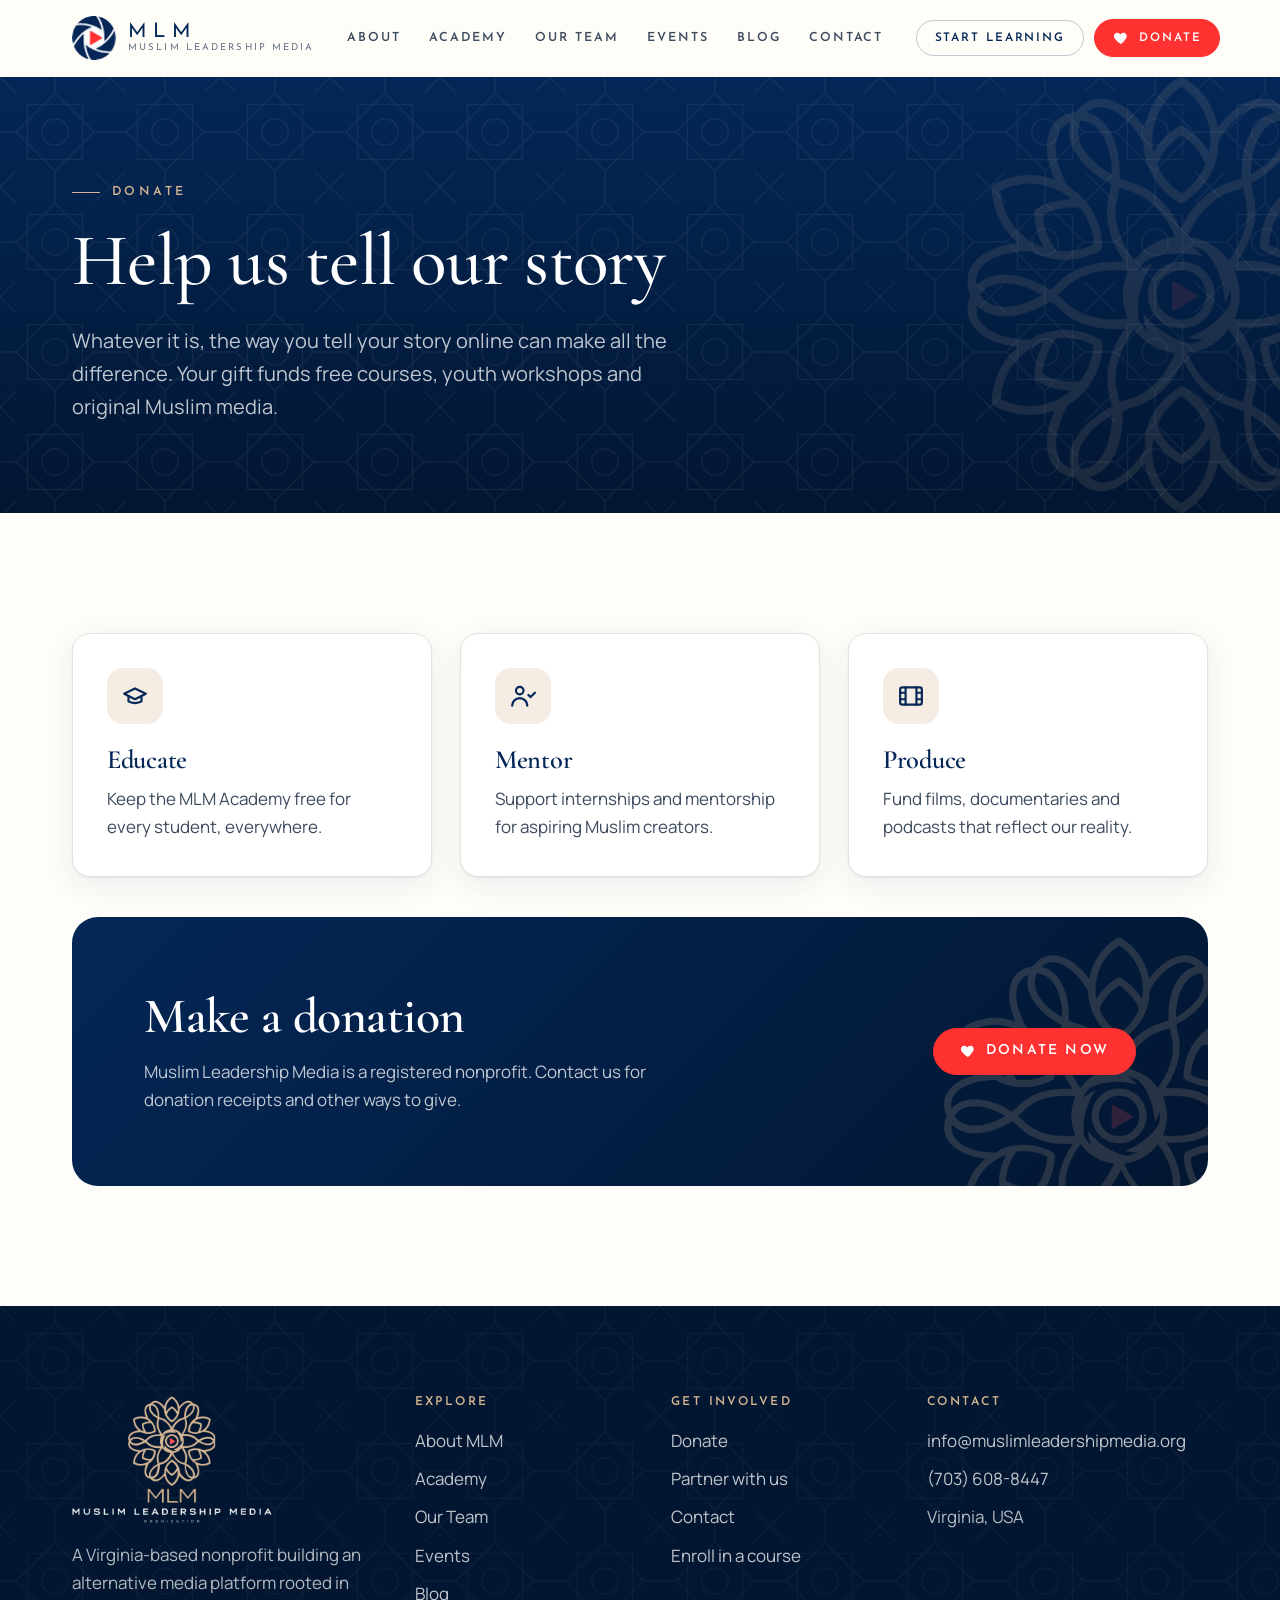
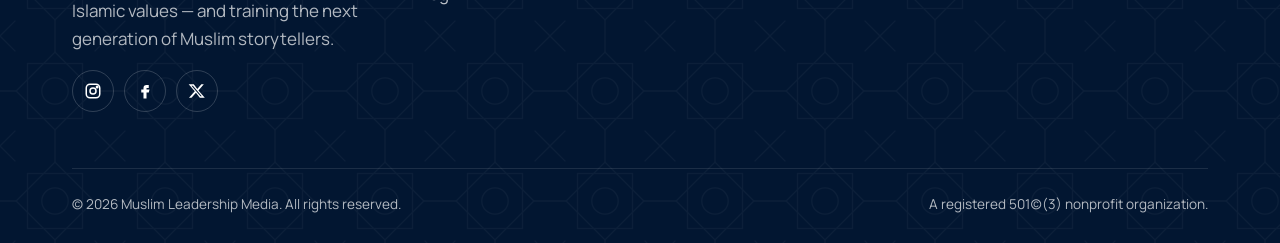
<file: donate.html>
<!doctype html>
<html lang="en">
<head>
<meta charset="utf-8">
<meta name="viewport" content="width=device-width, initial-scale=1">
<title>Donate — Muslim Leadership Media</title>
<meta name="description" content="Support Muslim Leadership Media — a registered nonprofit building values-driven media for our community.">
<meta name="theme-color" content="#042757">
<link rel="canonical" href="https://muslimleadershipmedia.org/donate.html">
<meta property="og:type" content="website">
<meta property="og:site_name" content="Muslim Leadership Media">
<meta property="og:title" content="Donate — Muslim Leadership Media">
<meta property="og:description" content="Support Muslim Leadership Media — a registered nonprofit building values-driven media for our community.">
<meta property="og:image" content="https://muslimleadershipmedia.org/assets/img/og-image.png">
<meta name="twitter:card" content="summary_large_image">
<link rel="icon" href="assets/img/favicon-32.png" sizes="32x32" type="image/png">
<link rel="icon" href="assets/img/favicon-64.png" sizes="64x64" type="image/png">
<link rel="apple-touch-icon" href="assets/img/apple-touch-icon.png">
<link rel="preconnect" href="https://fonts.googleapis.com">
<link rel="preconnect" href="https://fonts.gstatic.com" crossorigin>
<link href="https://fonts.googleapis.com/css2?family=Cormorant+Garamond:ital,wght@0,500;0,600;0,700;1,500;1,600&family=Josefin+Sans:wght@400;600;700&family=Manrope:wght@400;500;600;700&display=swap" rel="stylesheet">
<link rel="stylesheet" href="assets/css/style.css">
</head>
<body data-page="donate">
<div id="site-header"></div>
<main id="main">
<section class="page-hero"><div class="wrap">
  <div class="eyebrow">Donate</div><h1>Help us tell our story</h1>
  <p class="lead">Whatever it is, the way you tell your story online can make all the difference. Your gift funds free courses, youth workshops and original Muslim media.</p>
</div></section>
<section class="section"><div class="wrap">
  <div class="grid g3">
    <div class="card reveal"><div class="icon-badge" data-icon="cap"></div><h3>Educate</h3><p>Keep the MLM Academy free for every student, everywhere.</p></div>
    <div class="card reveal"><div class="icon-badge" data-icon="mentor"></div><h3>Mentor</h3><p>Support internships and mentorship for aspiring Muslim creators.</p></div>
    <div class="card reveal"><div class="icon-badge" data-icon="film"></div><h3>Produce</h3><p>Fund films, documentaries and podcasts that reflect our reality.</p></div>
  </div>
  <div class="cta-band on-dark reveal" style="margin-top:40px">
    <div><h2>Make a donation</h2><p id="donate-note">Muslim Leadership Media is a registered nonprofit. Contact us for donation receipts and other ways to give.</p></div>
    <div style="display:flex;gap:12px;flex-wrap:wrap" id="donate-actions"></div>
  </div>
</div></section>
</main>
<div id="site-footer"></div>
<script src="assets/js/site.js"></script>


<script>
MLM.ready.then(()=>{const{$, $$, I, config:C}=MLM;
$$("[data-icon]").forEach(e=>e.innerHTML=I[e.dataset.icon]||"");
$("#donate-actions").innerHTML = C.donateUrl
  ? `<a class="btn btn-red" href="${C.donateUrl}" target="_blank" rel="noopener">${I.heart} Donate now</a>`
  : `<a class="btn btn-red" href="mailto:${C.email}?subject=Donation">${I.heart} Email us to give</a><a class="btn btn-ghost" href="tel:${C.phone.replace(/[^\d+]/g,"")}">Call ${C.phone}</a>`;});
</script>
</body>
</html>
</file>
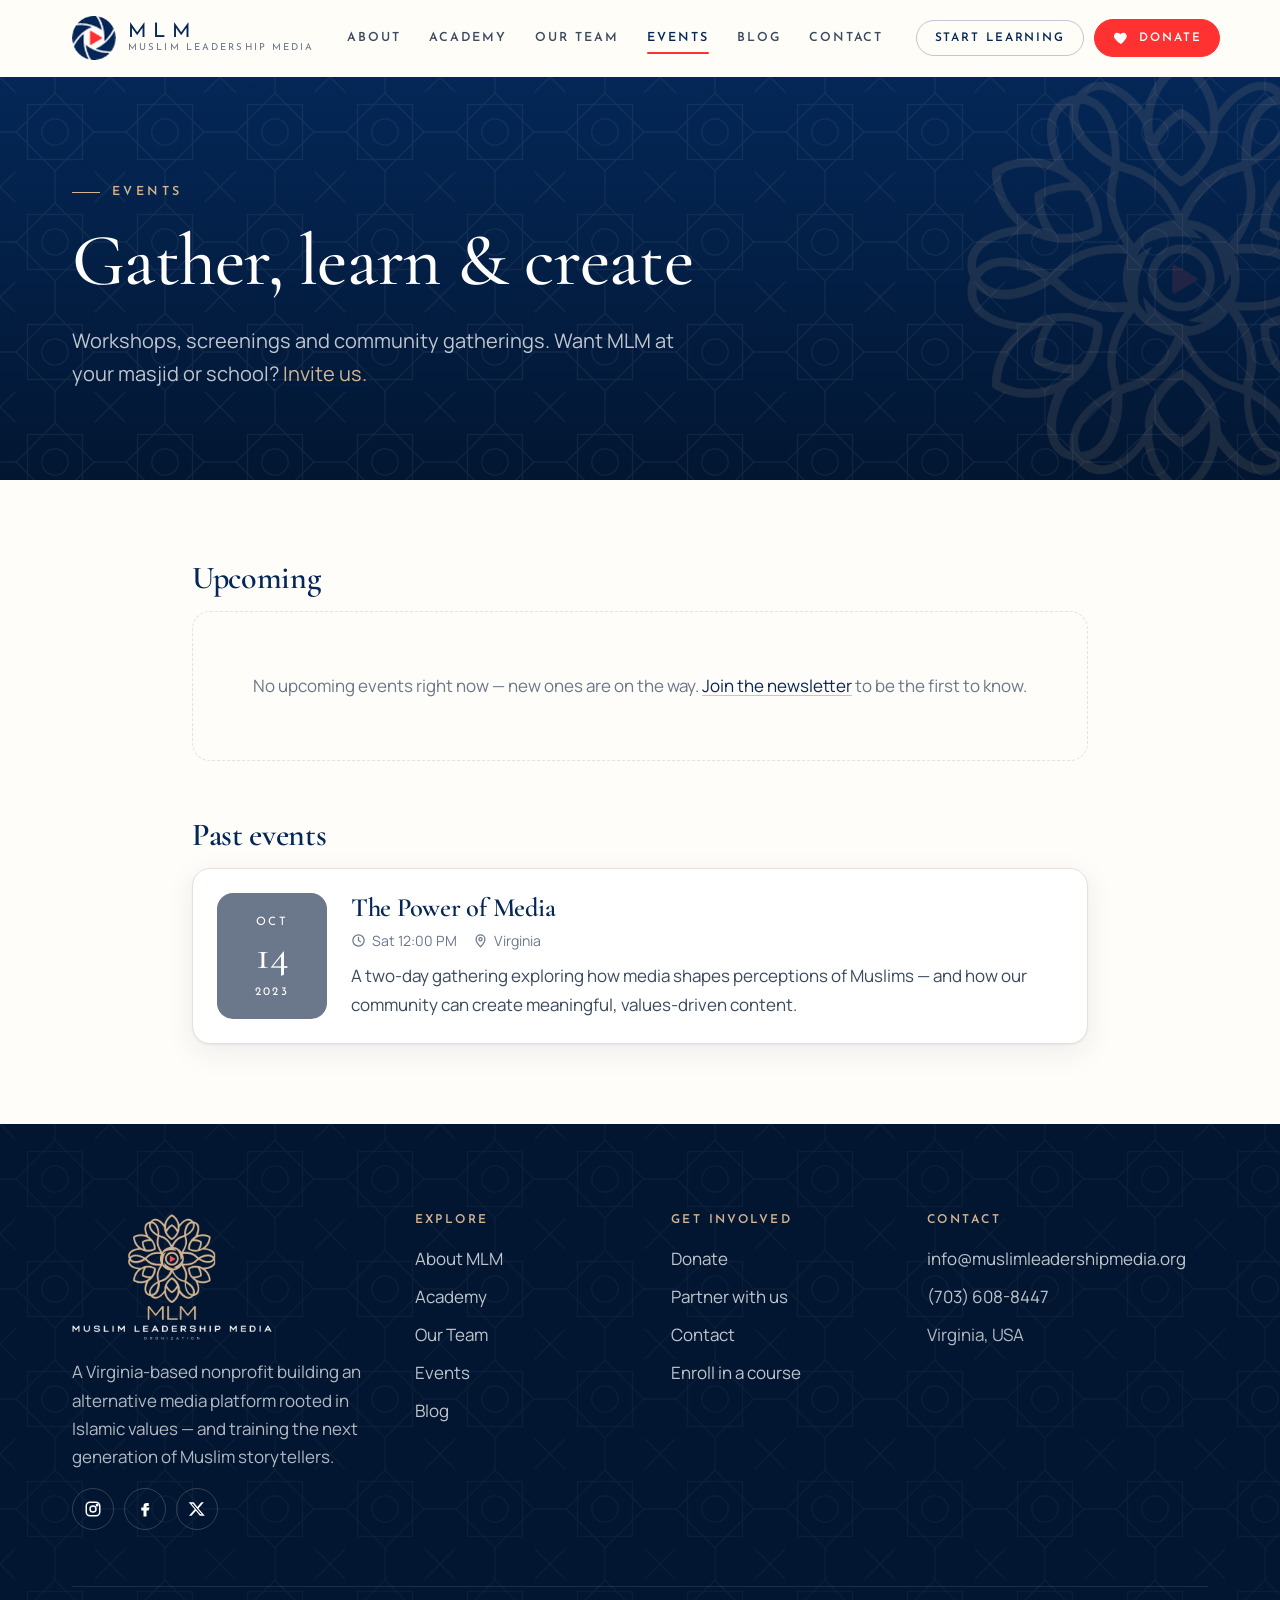
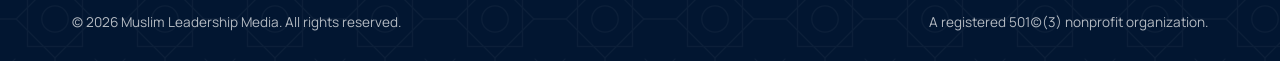
<file: events.html>
<!doctype html>
<html lang="en">
<head>
<meta charset="utf-8">
<meta name="viewport" content="width=device-width, initial-scale=1">
<title>Events — Muslim Leadership Media</title>
<meta name="description" content="Workshops, screenings and gatherings from Muslim Leadership Media.">
<meta name="theme-color" content="#042757">
<link rel="canonical" href="https://muslimleadershipmedia.org/events.html">
<meta property="og:type" content="website">
<meta property="og:site_name" content="Muslim Leadership Media">
<meta property="og:title" content="Events — Muslim Leadership Media">
<meta property="og:description" content="Workshops, screenings and gatherings from Muslim Leadership Media.">
<meta property="og:image" content="https://muslimleadershipmedia.org/assets/img/og-image.png">
<meta name="twitter:card" content="summary_large_image">
<link rel="icon" href="assets/img/favicon-32.png" sizes="32x32" type="image/png">
<link rel="icon" href="assets/img/favicon-64.png" sizes="64x64" type="image/png">
<link rel="apple-touch-icon" href="assets/img/apple-touch-icon.png">
<link rel="preconnect" href="https://fonts.googleapis.com">
<link rel="preconnect" href="https://fonts.gstatic.com" crossorigin>
<link href="https://fonts.googleapis.com/css2?family=Cormorant+Garamond:ital,wght@0,500;0,600;0,700;1,500;1,600&family=Josefin+Sans:wght@400;600;700&family=Manrope:wght@400;500;600;700&display=swap" rel="stylesheet">
<link rel="stylesheet" href="assets/css/style.css">
</head>
<body data-page="events">
<div id="site-header"></div>
<main id="main">
<section class="page-hero"><div class="wrap">
  <div class="eyebrow">Events</div><h1>Gather, learn &amp; create</h1>
  <p class="lead">Workshops, screenings and community gatherings. Want MLM at your masjid or school? <a href="contact.html#partner" style="color:var(--gold)">Invite us.</a></p>
</div></section>
<section class="section-tight"><div class="wrap narrow" style="max-width:960px">
  <h2 style="font-size:2rem">Upcoming</h2><div id="upcoming"></div>
  <h2 style="font-size:2rem;margin-top:56px">Past events</h2><div id="past"></div>
</div></section>
</main>
<div id="site-footer"></div>
<script src="assets/js/site.js"></script>


<script>
MLM.ready.then(async () => {
  const {json, esc, I, $, reveal} = MLM;
  const events = await MLM.events();
  const now = new Date();
  const gcal = e => { const f = d => d.toISOString().replace(/[-:]|\.\d{3}/g,""); return `https://calendar.google.com/calendar/render?action=TEMPLATE&text=${encodeURIComponent(e.title)}&dates=${f(e.start)}/${f(e.end)}&details=${encodeURIComponent(e.description||"")}&location=${encodeURIComponent(e.location||"")}`; };
  const row = (e, past) => { const d = e.start;
    return `<article class="event reveal ${past?"past":""}"><div class="date-tile"><span>${d.toLocaleDateString("en-US",{month:"short"})}</span><b>${d.getDate()}</b><span>${d.getFullYear()}</span></div>
      <div><h3>${esc(e.title)}</h3><div class="meta"><span>${I.clock}${e.allDay?d.toLocaleDateString("en-US",{weekday:"long"}):d.toLocaleString("en-US",{weekday:"short",hour:"numeric",minute:"2-digit"})}</span>${e.location?`<span>${I.pin}${esc(e.location)}</span>`:""}</div>${e.description?`<p style="margin:10px 0 0;color:var(--ink-2)">${esc(e.description)}</p>`:""}</div>
      <div class="actions">${past?"":(e.link?`<a class="btn btn-red btn-sm" href="${esc(e.link)}" target="_blank" rel="noopener">Register</a>`:`<a class="btn btn-ghost btn-sm" href="${gcal(e)}" target="_blank" rel="noopener">${I.cal} Add to calendar</a>`)}</div></article>`; };
  const up = events.filter(e => e.end >= now).sort((a,b)=>a.start-b.start);
  const past = events.filter(e => e.end < now).sort((a,b)=>b.start-a.start);
  $("#upcoming").innerHTML = up.length ? up.map(e=>row(e)).join("") : `<div class="empty">No upcoming events right now — new ones are on the way. <a href="index.html#nl-email">Join the newsletter</a> to be the first to know.</div>`;
  $("#past").innerHTML = past.length ? past.map(e=>row(e,true)).join("") : `<p class="muted">No past events yet.</p>`;
  reveal();
});
</script>
</body>
</html>
</file>
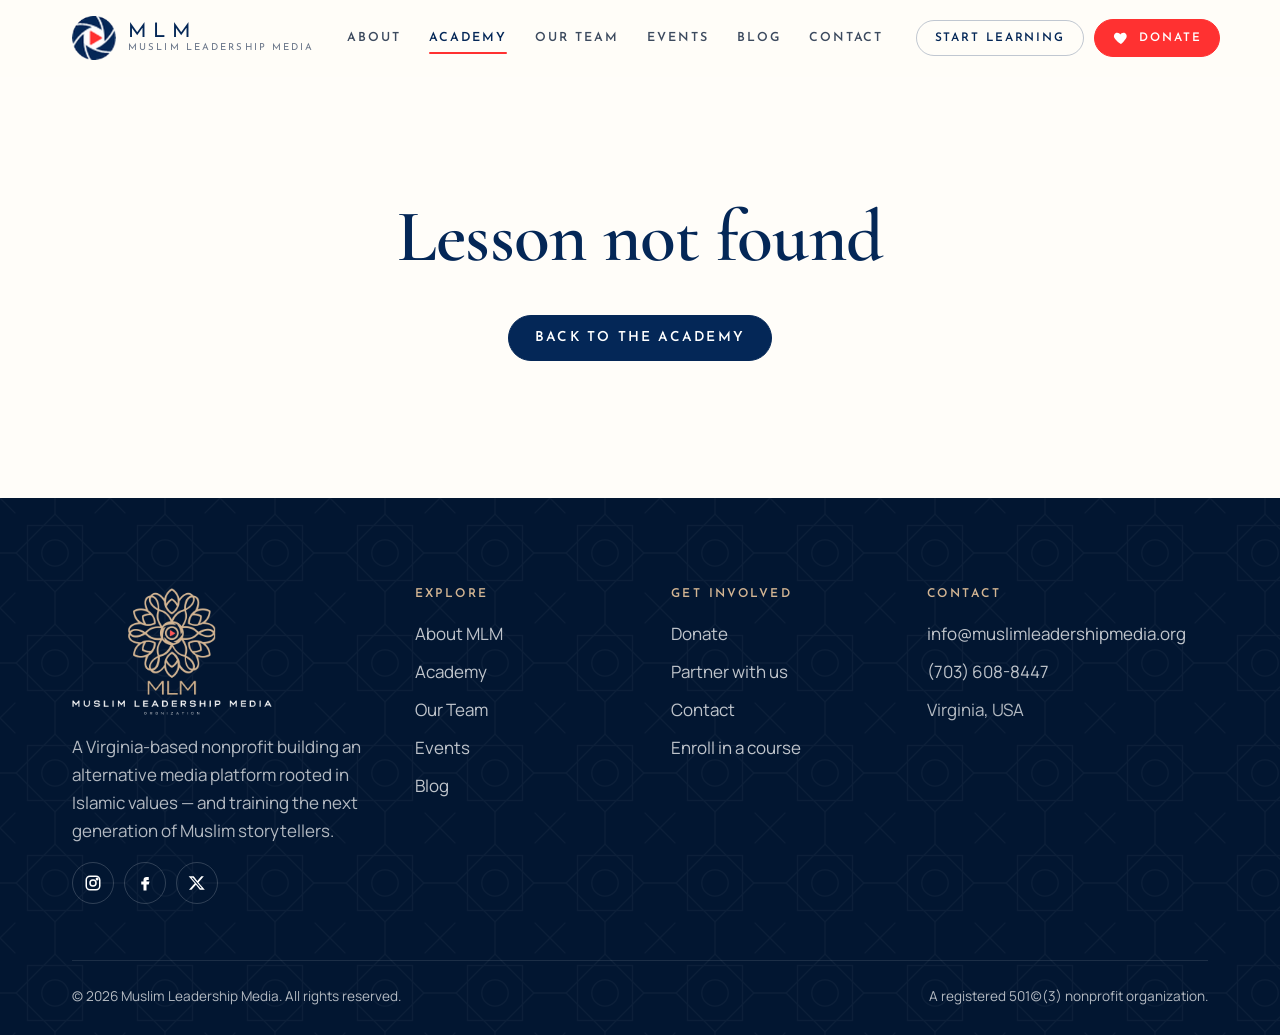
<file: lesson.html>
<!doctype html>
<html lang="en">
<head>
<meta charset="utf-8">
<meta name="viewport" content="width=device-width, initial-scale=1">
<title>Lesson — Muslim Leadership Media</title>
<meta name="description" content="MLM Academy lesson.">
<meta name="theme-color" content="#042757">
<link rel="canonical" href="https://muslimleadershipmedia.org/lesson.html">
<meta property="og:type" content="website">
<meta property="og:site_name" content="Muslim Leadership Media">
<meta property="og:title" content="Lesson — Muslim Leadership Media">
<meta property="og:description" content="MLM Academy lesson.">
<meta property="og:image" content="https://muslimleadershipmedia.org/assets/img/og-image.png">
<meta name="twitter:card" content="summary_large_image">
<link rel="icon" href="assets/img/favicon-32.png" sizes="32x32" type="image/png">
<link rel="icon" href="assets/img/favicon-64.png" sizes="64x64" type="image/png">
<link rel="apple-touch-icon" href="assets/img/apple-touch-icon.png">
<link rel="preconnect" href="https://fonts.googleapis.com">
<link rel="preconnect" href="https://fonts.gstatic.com" crossorigin>
<link href="https://fonts.googleapis.com/css2?family=Cormorant+Garamond:ital,wght@0,500;0,600;0,700;1,500;1,600&family=Josefin+Sans:wght@400;600;700&family=Manrope:wght@400;500;600;700&display=swap" rel="stylesheet">
<link rel="stylesheet" href="assets/css/style.css">
</head>
<body data-page="academy">
<div id="site-header"></div>
<main id="main"><section class="section"><div class="wrap"><div class="skeleton"></div></div></section></main>
<div id="site-footer"></div>
<script src="assets/js/marked.min.js"></script>
<script src="assets/js/site.js"></script>
<script src="assets/js/academy.js"></script>
<script>MLM.ready.then(()=>Academy.lessonPage());</script>
</body>
</html>
</file>
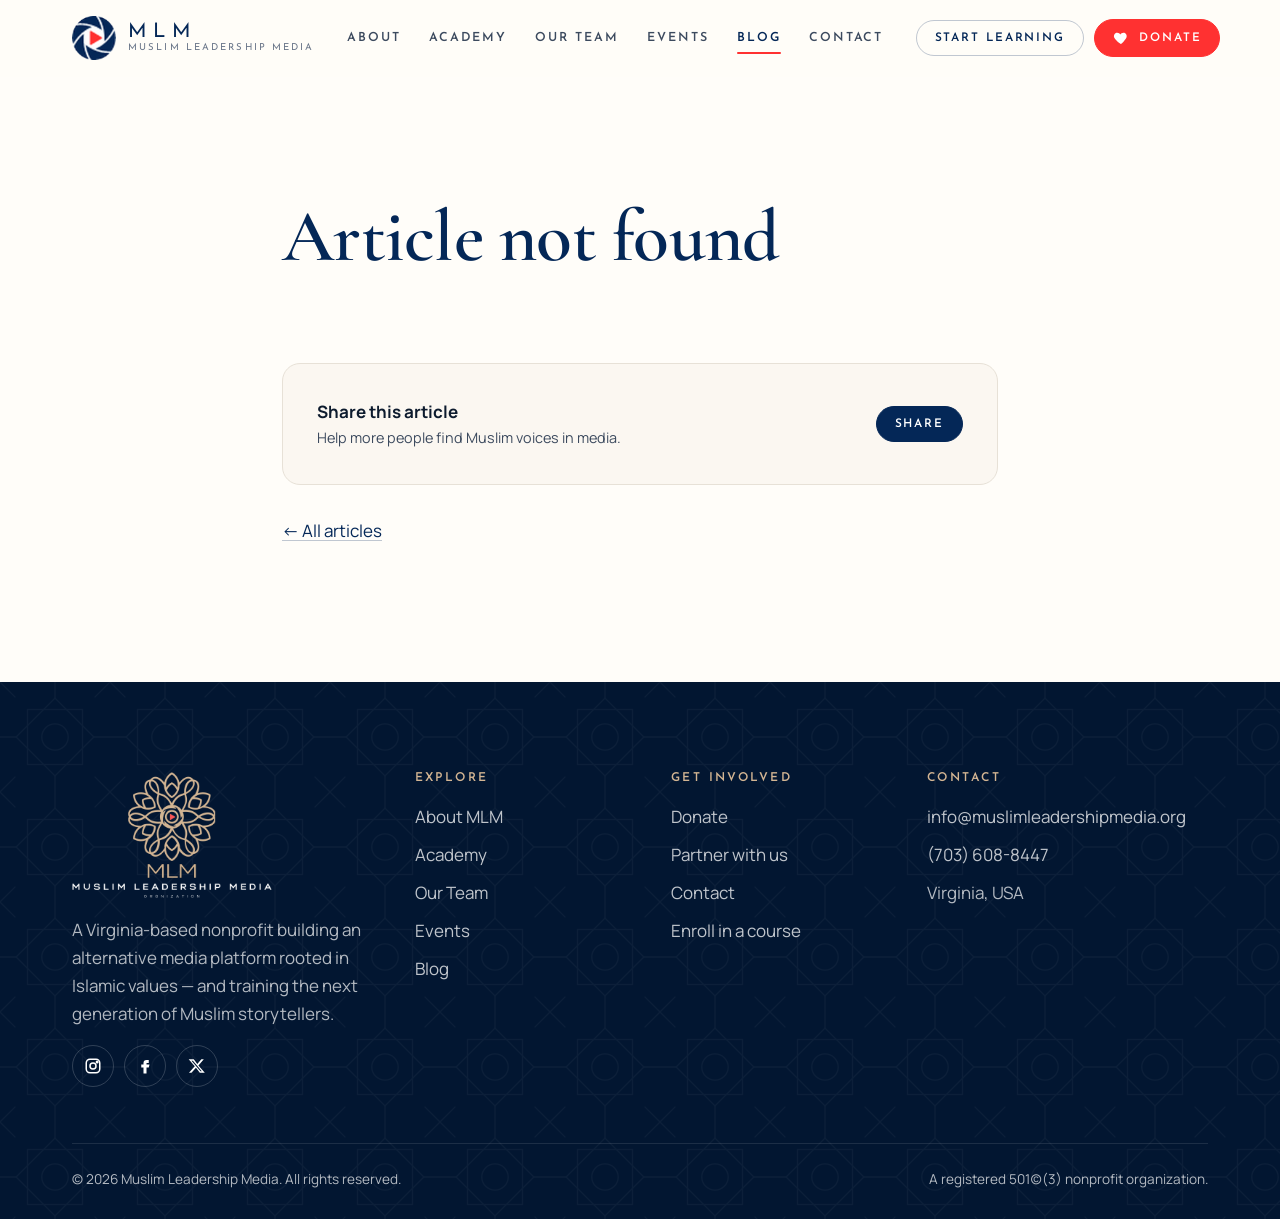
<file: post.html>
<!doctype html>
<html lang="en">
<head>
<meta charset="utf-8">
<meta name="viewport" content="width=device-width, initial-scale=1">
<title>Article — Muslim Leadership Media</title>
<meta name="description" content="An article from Muslim Leadership Media.">
<meta name="theme-color" content="#042757">
<link rel="canonical" href="https://muslimleadershipmedia.org/post.html">
<meta property="og:type" content="website">
<meta property="og:site_name" content="Muslim Leadership Media">
<meta property="og:title" content="Article — Muslim Leadership Media">
<meta property="og:description" content="An article from Muslim Leadership Media.">
<meta property="og:image" content="https://muslimleadershipmedia.org/assets/img/og-image.png">
<meta name="twitter:card" content="summary_large_image">
<link rel="icon" href="assets/img/favicon-32.png" sizes="32x32" type="image/png">
<link rel="icon" href="assets/img/favicon-64.png" sizes="64x64" type="image/png">
<link rel="apple-touch-icon" href="assets/img/apple-touch-icon.png">
<link rel="preconnect" href="https://fonts.googleapis.com">
<link rel="preconnect" href="https://fonts.gstatic.com" crossorigin>
<link href="https://fonts.googleapis.com/css2?family=Cormorant+Garamond:ital,wght@0,500;0,600;0,700;1,500;1,600&family=Josefin+Sans:wght@400;600;700&family=Manrope:wght@400;500;600;700&display=swap" rel="stylesheet">
<link rel="stylesheet" href="assets/css/style.css">
</head>
<body data-page="blog">
<div id="site-header"></div>
<div id="hero-slot"></div><main id="main"><section class="section"><div class="wrap narrow"><article class="prose" id="body"><div class="skeleton"></div></article><div class="tags" id="tags"></div>
<div class="card" style="margin-top:48px;display:flex;justify-content:space-between;align-items:center;gap:16px;flex-wrap:wrap;box-shadow:none;background:var(--gold-50)"><div><b>Share this article</b><p class="muted" style="margin:0;font-size:.9rem">Help more people find Muslim voices in media.</p></div><button class="btn btn-sm" id="share">Share</button></div>
<p style="margin-top:32px"><a href="blog.html">← All articles</a></p></div></section></main>
<div id="site-footer"></div>
<script src="assets/js/marked.min.js"></script>
<script src="assets/js/site.js"></script>

<script>
MLM.ready.then(async () => {
  const {json, text, md, esc, fmtDate, param, $, toast} = MLM;
  const posts = await MLM.posts();
  const p = posts.find(x => x.slug === param("p"));
  if (!p) { $("#body").innerHTML = '<h1>Article not found</h1>'; return; }
  document.title = p.title + " — Muslim Leadership Media";
  $("#hero-slot").innerHTML = `<section class="page-hero"><div class="wrap"><div class="article-head"><div class="crumbs"><a href="blog.html">Blog</a></div><h1>${esc(p.title)}</h1><div class="article-meta"><span>By ${esc(p.author)}</span><span>·</span><span>${fmtDate(p.date)}</span></div></div></div></section>`;
  $("#body").innerHTML = (p.image?`<img src="${esc(p.image)}" alt="">`:"") + md(p.body || "");
  $("#tags").innerHTML = (p.tags||[]).map(t=>`<span class="chip line">${esc(t)}</span>`).join("");
  $("#share").onclick = async () => { try { if (navigator.share) await navigator.share({title:p.title,url:location.href}); else { await navigator.clipboard.writeText(location.href); toast("Link copied!"); } } catch(e){} };
});
</script>
</body>
</html>
</file>
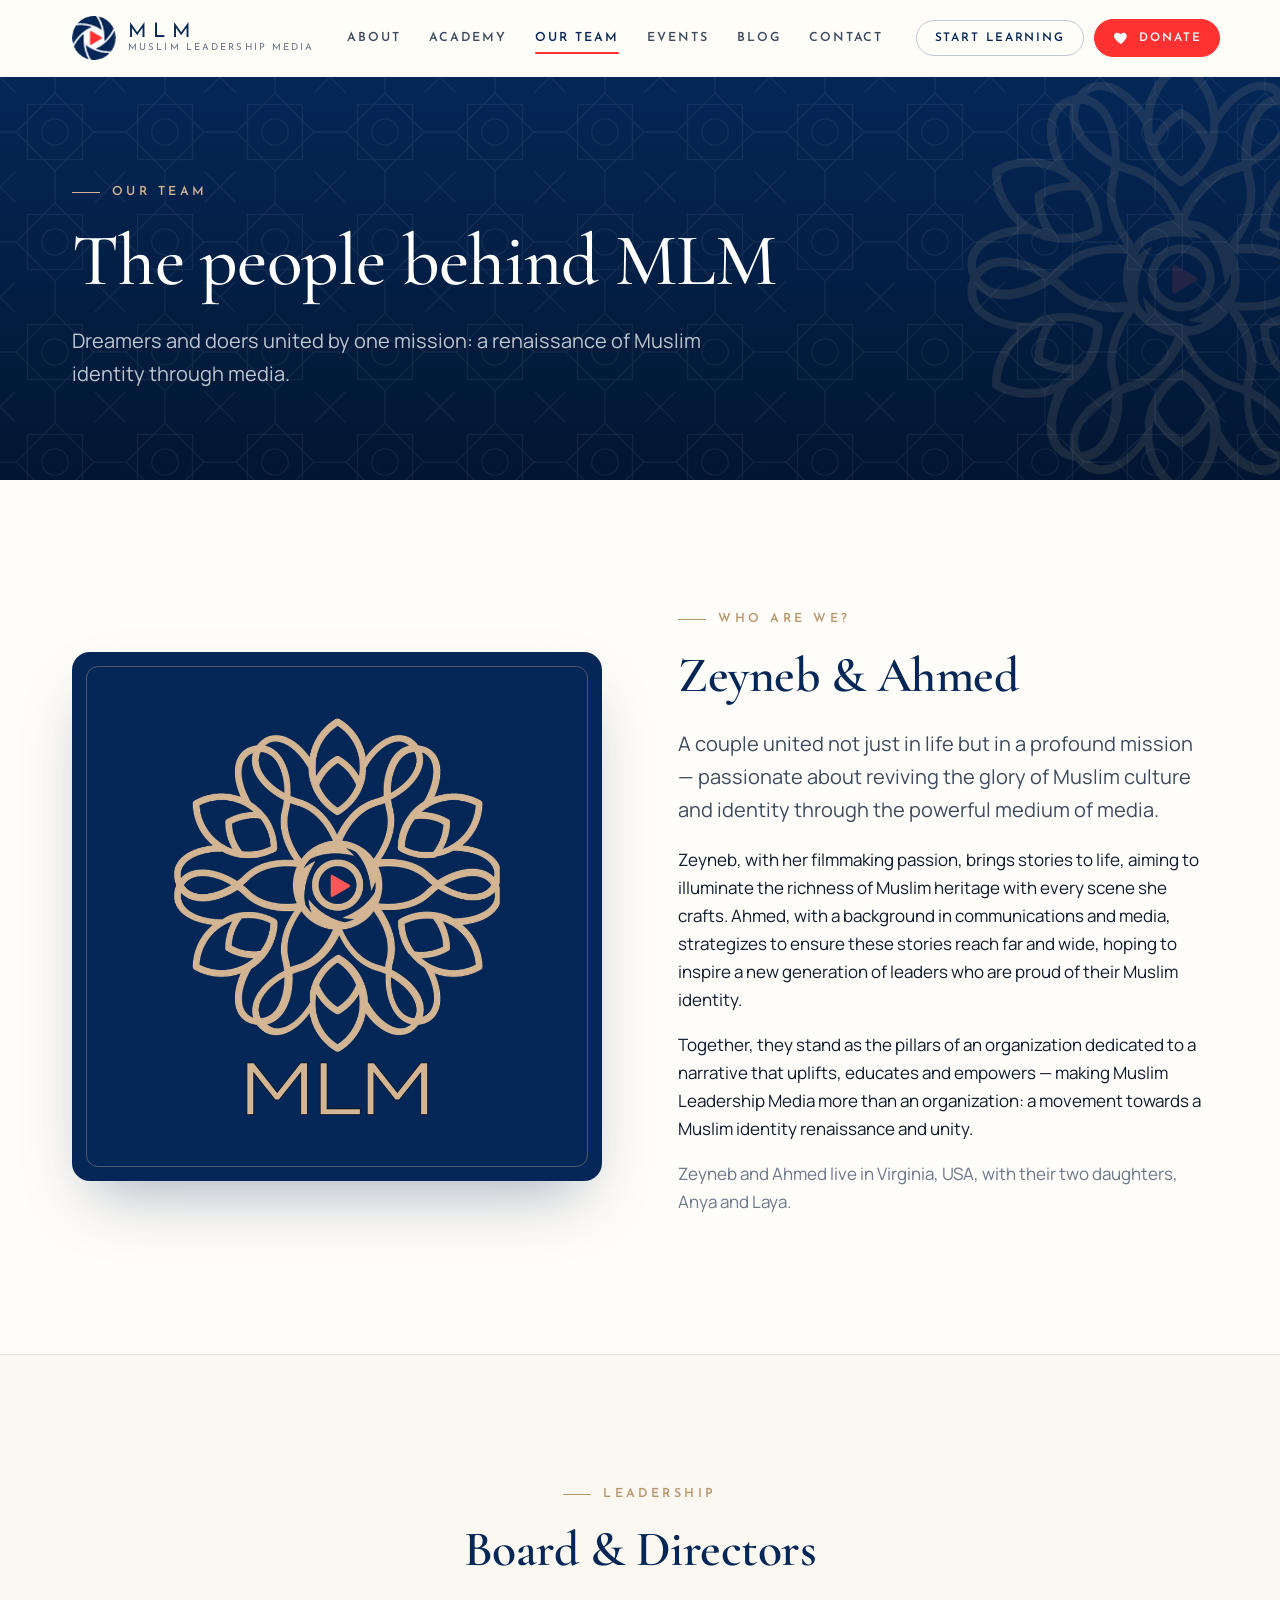
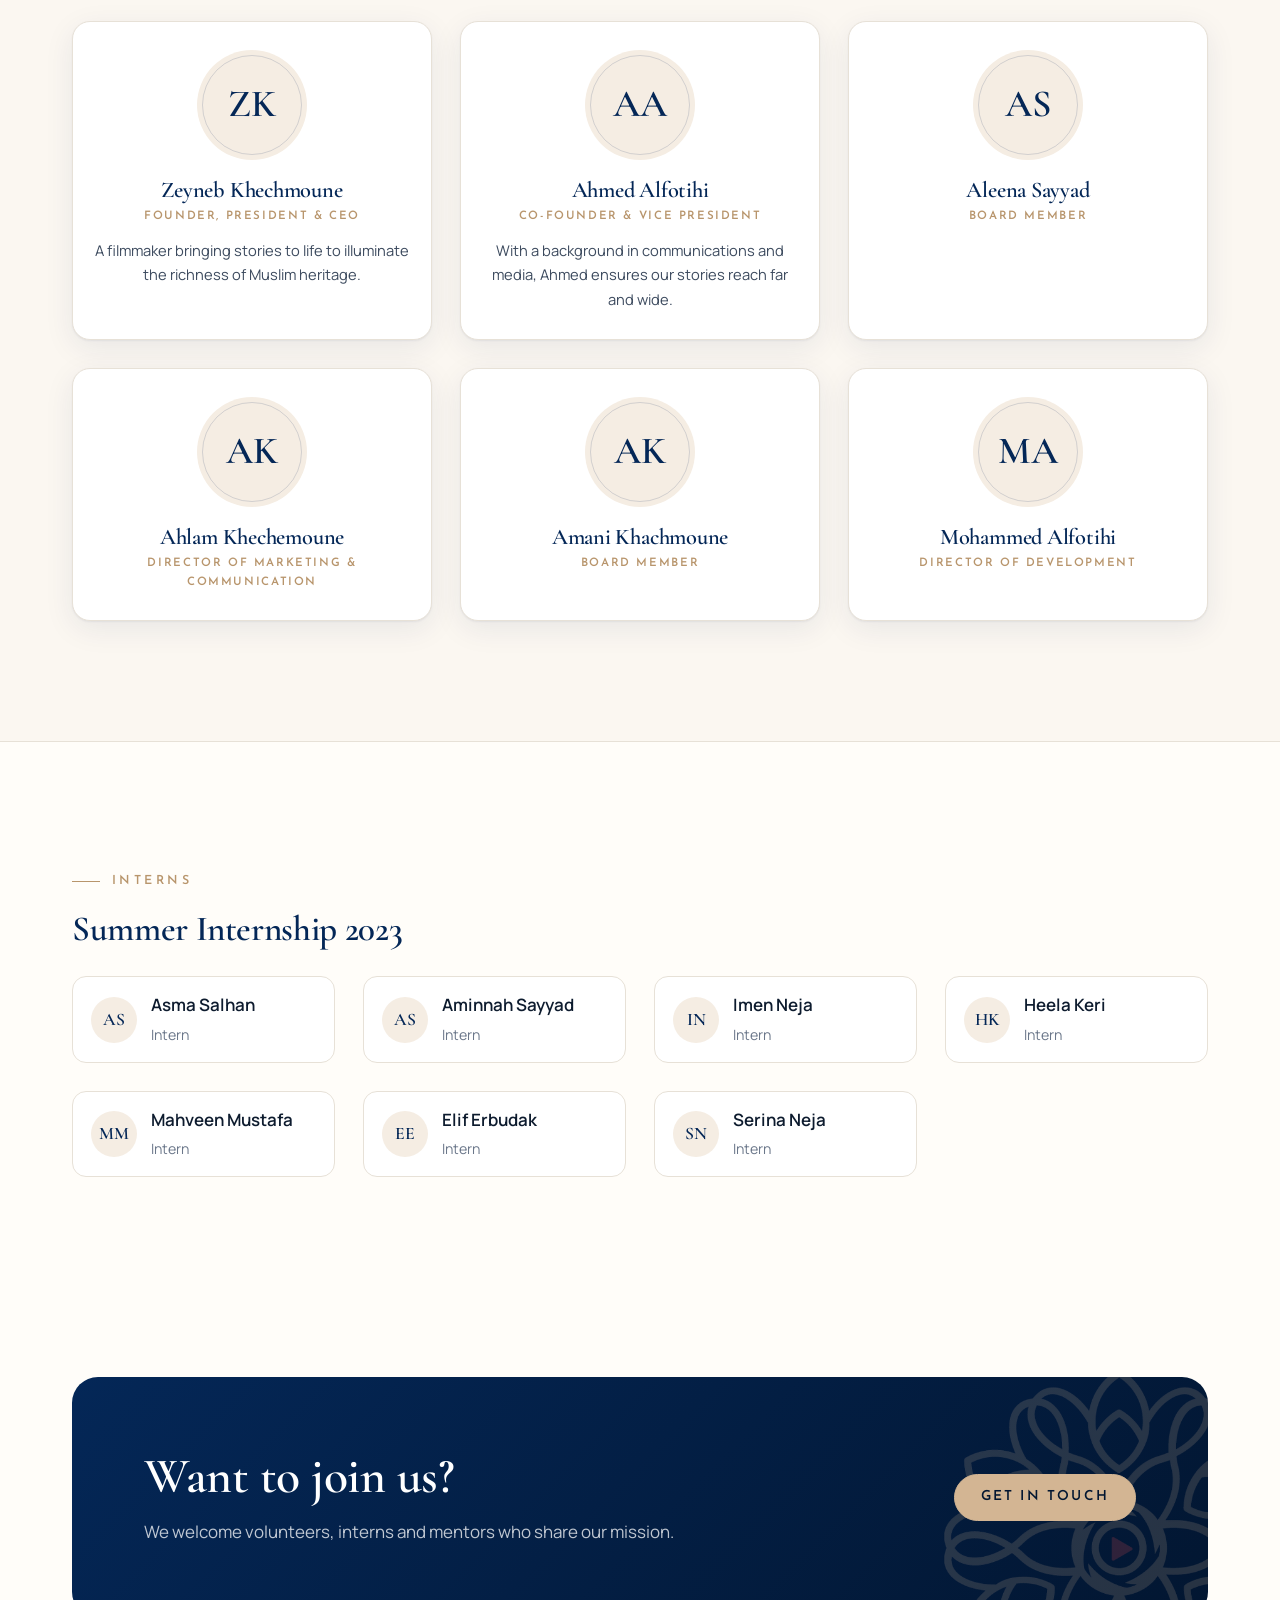
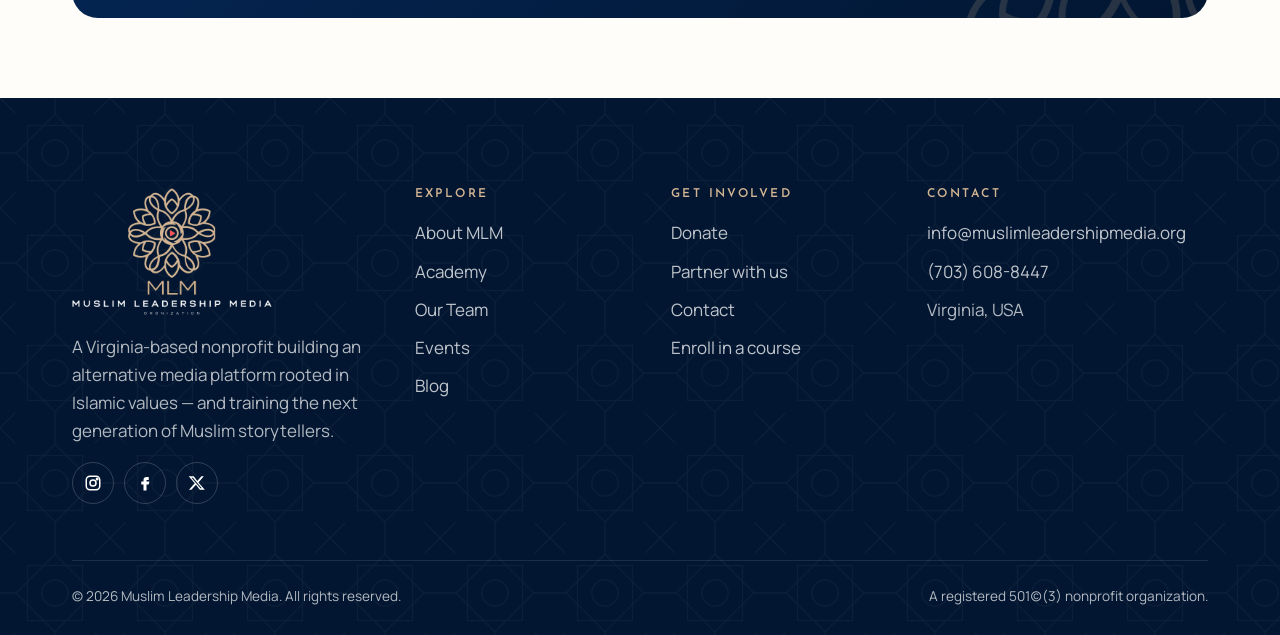
<file: team.html>
<!doctype html>
<html lang="en">
<head>
<meta charset="utf-8">
<meta name="viewport" content="width=device-width, initial-scale=1">
<title>Our Team — Muslim Leadership Media</title>
<meta name="description" content="Meet the founders, board and interns behind Muslim Leadership Media.">
<meta name="theme-color" content="#042757">
<link rel="canonical" href="https://muslimleadershipmedia.org/team.html">
<meta property="og:type" content="website">
<meta property="og:site_name" content="Muslim Leadership Media">
<meta property="og:title" content="Our Team — Muslim Leadership Media">
<meta property="og:description" content="Meet the founders, board and interns behind Muslim Leadership Media.">
<meta property="og:image" content="https://muslimleadershipmedia.org/assets/img/og-image.png">
<meta name="twitter:card" content="summary_large_image">
<link rel="icon" href="assets/img/favicon-32.png" sizes="32x32" type="image/png">
<link rel="icon" href="assets/img/favicon-64.png" sizes="64x64" type="image/png">
<link rel="apple-touch-icon" href="assets/img/apple-touch-icon.png">
<link rel="preconnect" href="https://fonts.googleapis.com">
<link rel="preconnect" href="https://fonts.gstatic.com" crossorigin>
<link href="https://fonts.googleapis.com/css2?family=Cormorant+Garamond:ital,wght@0,500;0,600;0,700;1,500;1,600&family=Josefin+Sans:wght@400;600;700&family=Manrope:wght@400;500;600;700&display=swap" rel="stylesheet">
<link rel="stylesheet" href="assets/css/style.css">
</head>
<body data-page="team">
<div id="site-header"></div>
<main id="main">
<section class="page-hero"><div class="wrap">
  <div class="eyebrow">Our team</div>
  <h1>The people behind MLM</h1>
  <p class="lead">Dreamers and doers united by one mission: a renaissance of Muslim identity through media.</p>
</div></section>
<section class="section"><div class="wrap split">
  <div class="reveal"><div class="figure-frame" style="aspect-ratio:1"><img class="logo-lockup" src="assets/img/logo-mandala-mlm.png" alt="Muslim Leadership Media logo"></div></div>
  <div class="reveal">
    <div class="eyebrow">Who are we?</div>
    <h2>Zeyneb &amp; Ahmed</h2>
    <p class="lead">A couple united not just in life but in a profound mission — passionate about reviving the glory of Muslim culture and identity through the powerful medium of media.</p>
    <p>Zeyneb, with her filmmaking passion, brings stories to life, aiming to illuminate the richness of Muslim heritage with every scene she crafts. Ahmed, with a background in communications and media, strategizes to ensure these stories reach far and wide, hoping to inspire a new generation of leaders who are proud of their Muslim identity.</p>
    <p>Together, they stand as the pillars of an organization dedicated to a narrative that uplifts, educates and empowers — making Muslim Leadership Media more than an organization: a movement towards a Muslim identity renaissance and unity.</p>
    <p class="muted">Zeyneb and Ahmed live in Virginia, USA, with their two daughters, Anya and Laya.</p>
  </div>
</div></section>
<section class="section tint"><div class="wrap">
  <div class="center reveal" style="margin-bottom:44px"><div class="eyebrow">Leadership</div><h2>Board &amp; Directors</h2></div>
  <div class="grid g3" id="leaders"></div>
</div></section>
<section class="section"><div class="wrap" id="interns"></div></section>
<section class="section-tight"><div class="wrap"><div class="cta-band on-dark reveal">
  <div><h2>Want to join us?</h2><p>We welcome volunteers, interns and mentors who share our mission.</p></div>
  <a class="btn btn-gold" href="contact.html">Get in touch</a>
</div></div></section>
</main>
<div id="site-footer"></div>
<script src="assets/js/site.js"></script>


<script>
MLM.ready.then(async () => {
  const {json, esc, initials, $, reveal} = MLM;
  const t = await json("content/team.json");
  const av = p => `<div class="avatar">${p.photo ? `<img src="${esc(p.photo)}" alt="${esc(p.name)}" loading="lazy">` : initials(p.name)}</div>`;
  $("#leaders").innerHTML = t.leadership.map(p => `<div class="card person reveal">${av(p)}<h3>${esc(p.name)}</h3><div class="role">${esc(p.role)}</div>${p.bio?`<p class="bio">${esc(p.bio)}</p>`:""}</div>`).join("");
  $("#interns").innerHTML = (t.interns||[]).map(g => `<div class="reveal"><div class="eyebrow">Interns</div><h2 style="font-size:2.2rem;margin-bottom:28px">${esc(g.cohort)}</h2><div class="grid g4">${g.people.map(n=>`<div class="intern"><div class="avatar">${initials(n)}</div><div><b>${esc(n)}</b><small>Intern</small></div></div>`).join("")}</div></div>`).join("");
  reveal();
});
</script>
</body>
</html>
</file>
<file: assets/css/style.css>
/* =========================================================
   Muslim Leadership Media — site styles
   Brand: navy #042757 · sand gold #D3B593 · signal red #FF3131
   ========================================================= */
:root{
  --navy:#042757; --navy-900:#021631; --navy-700:#0b3670; --navy-50:#eef2f8;
  --gold:#D3B593; --gold-600:#b8956c; --gold-100:#f5ede3; --gold-50:#fbf7f1;
  --red:#FF3131; --red-600:#e01f1f;
  --ink:#0d1b2e; --ink-2:#3c4a5e; --ink-3:#6b778a;
  --line:#e7e1d7; --paper:#fffdf9; --white:#fff;
  --radius:18px; --radius-sm:10px;
  --shadow:0 1px 2px rgba(4,39,87,.06),0 8px 30px rgba(4,39,87,.08);
  --shadow-lg:0 30px 60px -20px rgba(4,39,87,.35);
  --f-display:"Cormorant Garamond",Georgia,serif;
  --f-label:"Josefin Sans","Manrope",sans-serif;
  --f-body:"Manrope",system-ui,-apple-system,"Segoe UI",sans-serif;
  --wrap:1200px; --gut:clamp(16px,4vw,32px);
  --header-h:76px;
}
*,*::before,*::after{box-sizing:border-box}
html{scroll-behavior:smooth;-webkit-text-size-adjust:100%}
body{margin:0;font-family:var(--f-body);font-size:17px;line-height:1.65;color:var(--ink);background:var(--paper);overflow-x:hidden}
img{max-width:100%;display:block;height:auto}
a{color:var(--navy);text-decoration-color:rgba(4,39,87,.25);text-underline-offset:3px}
a:hover{color:var(--red-600)}
h1,h2,h3,h4{font-family:var(--f-display);font-weight:600;line-height:1.1;margin:0 0 .5em;color:var(--navy);letter-spacing:-.01em}
h1{font-size:clamp(2.6rem,6vw,4.6rem)}
h2{font-size:clamp(2rem,4vw,3.1rem)}
h3{font-size:clamp(1.35rem,2.2vw,1.65rem)}
p{margin:0 0 1em}
:focus-visible{outline:3px solid var(--red);outline-offset:3px;border-radius:4px}
.skip{position:absolute;left:-9999px;top:8px;background:var(--navy);color:#fff;padding:10px 16px;border-radius:8px;z-index:100}
.skip:focus{left:8px}
.wrap{max-width:var(--wrap);margin:0 auto;padding:0 var(--gut)}
.narrow{max-width:780px}
.section{padding:clamp(64px,10vw,120px) 0}
.section-tight{padding:clamp(44px,7vw,80px) 0}
.eyebrow{font-family:var(--f-label);text-transform:uppercase;letter-spacing:.28em;font-size:.78rem;font-weight:600;color:var(--gold-600);display:inline-flex;align-items:center;gap:12px;margin-bottom:18px}
.eyebrow::before{content:"";width:28px;height:1px;background:currentColor}
.lead{font-size:clamp(1.08rem,1.6vw,1.25rem);color:var(--ink-2)}
.muted{color:var(--ink-3)}
.center{text-align:center}
.center .eyebrow{justify-content:center}
.sec-head{display:flex;justify-content:space-between;align-items:end;gap:24px;flex-wrap:wrap;margin-bottom:44px}
.sec-head h2{margin:0}
.sec-head p{max-width:520px;margin:0}

/* ---------- Buttons ---------- */
.btn{--bg:var(--navy);--fg:#fff;display:inline-flex;align-items:center;justify-content:center;gap:10px;padding:14px 26px;border-radius:999px;background:var(--bg);color:var(--fg);font-family:var(--f-label);font-weight:600;font-size:.86rem;letter-spacing:.16em;text-transform:uppercase;text-decoration:none;border:1.5px solid var(--bg);cursor:pointer;transition:transform .2s,background .2s,color .2s,box-shadow .2s;white-space:nowrap;line-height:1.2}
.btn:hover{color:var(--fg);transform:translateY(-2px);box-shadow:0 10px 24px -10px rgba(4,39,87,.5)}
.btn-red{--bg:var(--red);--fg:#fff}
.btn-red:hover{--bg:var(--red-600)}
.btn-gold{--bg:var(--gold);--fg:var(--navy-900)}
.btn-ghost{background:transparent;color:var(--navy);border-color:rgba(4,39,87,.25)}
.btn-ghost:hover{color:var(--navy);background:var(--navy-50)}
.on-dark .btn-ghost{color:#fff;border-color:rgba(255,255,255,.35)}
.on-dark .btn-ghost:hover{background:rgba(255,255,255,.08);color:#fff}
.btn-sm{padding:10px 18px;font-size:.74rem}
.btn svg{width:16px;height:16px}

/* ---------- Header ---------- */
.site-header{position:sticky;top:0;z-index:50;background:rgba(255,253,249,.86);backdrop-filter:saturate(1.4) blur(14px);-webkit-backdrop-filter:saturate(1.4) blur(14px);border-bottom:1px solid transparent;transition:border-color .3s,background .3s}
.site-header.scrolled{border-color:var(--line)}
.header-in{display:flex;align-items:center;justify-content:space-between;height:var(--header-h);gap:20px}
.brand{display:flex;align-items:center;gap:12px;text-decoration:none;color:var(--navy);flex-shrink:0}
.brand img{width:42px;height:42px}
.brand-txt{display:flex;flex-direction:column;line-height:1.05}
.brand-txt b{font-family:var(--f-label);font-weight:400;letter-spacing:.32em;font-size:1.25rem}
.brand-txt small{font-family:var(--f-label);font-size:.6rem;letter-spacing:.22em;text-transform:uppercase;color:var(--ink-3)}
.nav{display:flex;align-items:center;gap:4px}
.nav a{white-space:nowrap;font-family:var(--f-label);text-transform:uppercase;font-size:.78rem;letter-spacing:.16em;font-weight:600;color:var(--ink-2);text-decoration:none;padding:10px 12px;border-radius:8px;position:relative}
.nav a:hover{color:var(--navy)}
.nav a.active{color:var(--navy)}
.nav a.active::after{content:"";position:absolute;left:12px;right:12px;bottom:4px;height:2px;background:var(--red);border-radius:2px}
.header-cta{display:flex;align-items:center;gap:10px}
.menu-btn{display:none;width:46px;height:46px;border-radius:12px;border:1px solid var(--line);background:#fff;align-items:center;justify-content:center;cursor:pointer;color:var(--navy)}
.menu-btn span,.menu-btn span::before,.menu-btn span::after{display:block;width:20px;height:2px;background:currentColor;border-radius:2px;position:relative;transition:transform .3s,background .3s}
.menu-btn span::before,.menu-btn span::after{content:"";position:absolute;left:0}
.menu-btn span::before{top:-6px}.menu-btn span::after{top:6px}
.menu-open .menu-btn span{background:transparent}
.menu-open .menu-btn span::before{transform:translateY(6px) rotate(45deg)}
.menu-open .menu-btn span::after{transform:translateY(-6px) rotate(-45deg)}
.mobile-nav{display:none}
@media (max-width:1200px){.header-cta .btn-ghost{display:none}}
@media (max-width:1020px){
  .nav,.header-cta .btn-ghost{display:none}
  .menu-btn{display:inline-flex}
  .mobile-nav{display:block;position:fixed;inset:var(--header-h) 0 0 0;background:var(--paper);padding:24px var(--gut) 40px;transform:translateY(-8px);opacity:0;visibility:hidden;transition:.25s;overflow:auto;z-index:49}
  .menu-open .mobile-nav{opacity:1;visibility:visible;transform:none}
  .mobile-nav a{display:block;font-family:var(--f-display);font-size:2rem;font-weight:600;color:var(--navy);text-decoration:none;padding:10px 0;border-bottom:1px solid var(--line)}
  .mobile-nav a.active{color:var(--red)}
  .mobile-nav .btn{margin-top:28px;width:100%;font-family:var(--f-label);font-size:.9rem}
  .mobile-nav .socials{margin-top:28px}
  .menu-open{overflow:hidden}
}
@media (max-width:420px){ .brand-txt small{display:none} .header-cta .btn{padding:10px 16px} }

/* ---------- Hero ---------- */
.hero{position:relative;background:radial-gradient(120% 90% at 85% 10%,#0b3670 0%,var(--navy) 45%,var(--navy-900) 100%);color:#fff;overflow:hidden;isolation:isolate}
.hero::before{content:"";position:absolute;inset:0;background-image:url("../img/pattern.svg");background-size:120px;opacity:.06;z-index:-1}
.hero-in{display:grid;grid-template-columns:1.15fr .85fr;gap:clamp(24px,5vw,72px);align-items:center;padding-top:clamp(40px,9vw,110px);padding-bottom:clamp(72px,10vw,130px)}
.hero h1{color:#fff;font-weight:500}
.hero h1 em{font-style:italic;color:var(--gold)}
.hero .lead{color:rgba(255,255,255,.78);max-width:560px}
.hero .eyebrow{color:var(--gold)}
.hero-actions{display:flex;gap:14px;flex-wrap:wrap;margin-top:34px}
.hero-art{position:relative;aspect-ratio:1;max-width:520px;justify-self:center;width:100%}
.hero-art .mandala{position:absolute;inset:6%;width:88%;animation:spin 120s linear infinite;filter:drop-shadow(0 20px 50px rgba(0,0,0,.35))}
.hero-art .ring{position:absolute;inset:0;border-radius:50%;border:1px solid rgba(211,181,147,.25)}
.hero-art .ring.r2{inset:-7%;border-style:dashed;border-color:rgba(211,181,147,.14)}
@keyframes spin{to{transform:rotate(360deg)}}
@media (prefers-reduced-motion:reduce){.hero-art .mandala{animation:none}*{scroll-behavior:auto!important}}
.hero-stats{display:flex;gap:clamp(20px,4vw,48px);margin-top:48px;padding-top:28px;border-top:1px solid rgba(255,255,255,.12);flex-wrap:wrap}
.hero-stats div b{display:block;font-family:var(--f-display);font-size:2.2rem;font-weight:500;color:var(--gold);line-height:1}
.hero-stats div span{font-size:.78rem;text-transform:uppercase;letter-spacing:.14em;color:rgba(255,255,255,.6);font-family:var(--f-label)}
.hero-wave{position:absolute;bottom:-1px;left:0;right:0;height:60px;color:var(--paper)}
@media (max-width:860px){
  .hero-in{grid-template-columns:1fr}
  .hero-art{order:-1;max-width:300px}
}
.page-hero{background:linear-gradient(180deg,var(--navy) 0%,var(--navy-900) 100%);color:#fff;position:relative;overflow:hidden;isolation:isolate;padding:clamp(56px,8vw,96px) 0 clamp(56px,8vw,90px)}
.page-hero::before{content:"";position:absolute;inset:0;background-image:url("../img/pattern.svg");background-size:110px;opacity:.06;z-index:-1}
.page-hero::after{content:"";position:absolute;right:-120px;top:50%;width:440px;height:440px;transform:translateY(-50%);background:url("../img/mandala.png") center/contain no-repeat;opacity:.12;z-index:-1}
.page-hero h1{color:#fff;font-weight:500;margin-bottom:.3em}
.page-hero .lead{color:rgba(255,255,255,.75);max-width:640px;margin:0}
.page-hero .eyebrow{color:var(--gold)}
.crumbs{font-size:.82rem;color:rgba(255,255,255,.6);margin-bottom:18px;font-family:var(--f-label);letter-spacing:.08em}
.crumbs a{color:rgba(255,255,255,.8);text-decoration:none}
.crumbs a:hover{color:#fff}

/* ---------- Generic cards & grids ---------- */
.grid{display:grid;gap:clamp(18px,2.5vw,28px)}
.g2{grid-template-columns:repeat(2,minmax(0,1fr))}
.g3{grid-template-columns:repeat(3,minmax(0,1fr))}
.g4{grid-template-columns:repeat(4,minmax(0,1fr))}
@media (max-width:960px){.g3,.g4{grid-template-columns:repeat(2,minmax(0,1fr))}}
@media (max-width:640px){.g2,.g3,.g4{grid-template-columns:1fr}}
.card{background:#fff;border:1px solid var(--line);border-radius:var(--radius);padding:clamp(22px,3vw,34px);box-shadow:var(--shadow);transition:transform .25s,box-shadow .25s,border-color .25s}
a.card{text-decoration:none;color:inherit;display:block}
a.card:hover{transform:translateY(-4px);box-shadow:var(--shadow-lg);border-color:var(--gold)}
.icon-badge{width:56px;height:56px;border-radius:16px;display:grid;place-items:center;background:var(--gold-100);color:var(--navy);margin-bottom:22px}
.icon-badge svg{width:26px;height:26px}
.card h3{margin-bottom:.4em}
.card p{color:var(--ink-2);margin:0}

.split{display:grid;grid-template-columns:1fr 1fr;gap:clamp(32px,6vw,90px);align-items:center}
@media (max-width:860px){.split{grid-template-columns:1fr}}
.tint{background:var(--gold-50);border-top:1px solid var(--line);border-bottom:1px solid var(--line)}
.dark{background:var(--navy);color:#fff;position:relative;overflow:hidden;isolation:isolate}
.dark::before{content:"";position:absolute;inset:0;background-image:url("../img/pattern.svg");background-size:120px;opacity:.05;z-index:-1}
.dark h2,.dark h3{color:#fff}
.dark .lead,.dark p{color:rgba(255,255,255,.75)}
.dark .eyebrow{color:var(--gold)}

.quote{font-family:var(--f-display);font-size:clamp(1.5rem,3vw,2.2rem);line-height:1.3;color:var(--navy);font-style:italic;border-left:3px solid var(--gold);padding-left:24px;margin:0}
.checks{list-style:none;padding:0;margin:0;display:grid;gap:14px}
.checks li{display:flex;gap:14px;align-items:flex-start}
.checks li::before{content:"";flex:0 0 22px;height:22px;margin-top:3px;border-radius:50%;background:var(--red) url("data:image/svg+xml,%3Csvg xmlns='http://www.w3.org/2000/svg' viewBox='0 0 24 24' fill='none' stroke='white' stroke-width='3.5' stroke-linecap='round' stroke-linejoin='round'%3E%3Cpath d='M5 12l5 5L20 7'/%3E%3C/svg%3E") center/12px no-repeat}
.dark .checks li{color:rgba(255,255,255,.85)}

.figure-frame{position:relative;border-radius:var(--radius);overflow:hidden;background:var(--navy);aspect-ratio:4/5;display:grid;place-items:center;box-shadow:var(--shadow-lg)}
.figure-frame img.m{width:72%;animation:spin 140s linear infinite reverse}
.figure-frame::after{content:"";position:absolute;inset:14px;border:1px solid rgba(211,181,147,.35);border-radius:calc(var(--radius) - 6px);pointer-events:none}

/* ---------- Courses ---------- */
.course-card{display:flex;flex-direction:column;background:#fff;border:1px solid var(--line);border-radius:var(--radius);overflow:hidden;text-decoration:none;color:inherit;box-shadow:var(--shadow);transition:transform .25s,box-shadow .25s,border-color .25s;height:100%}
.course-card:hover{transform:translateY(-5px);box-shadow:var(--shadow-lg);border-color:var(--gold);color:inherit}
.course-cover{position:relative;aspect-ratio:16/9;background:var(--c,var(--navy));overflow:hidden;isolation:isolate;display:flex;align-items:flex-end;padding:18px}
.course-cover img.cover{position:absolute;inset:0;width:100%;height:100%;object-fit:cover;z-index:-1}
.course-cover .orn{position:absolute;right:-50px;top:-50px;width:220px;opacity:.28;z-index:-1;transition:transform 1.2s}
.course-card:hover .orn{transform:rotate(45deg)}
.course-cover::before{content:"";position:absolute;inset:0;background-image:url("../img/pattern.svg");background-size:90px;opacity:.08;z-index:-1}
.chip{display:inline-flex;align-items:center;gap:6px;font-family:var(--f-label);font-size:.68rem;letter-spacing:.14em;text-transform:uppercase;font-weight:600;padding:6px 10px;border-radius:999px;background:rgba(255,255,255,.92);color:var(--navy)}
.chip.gold{background:var(--gold-100);color:var(--navy)}
.chip.red{background:var(--red);color:#fff}
.chip.line{background:transparent;border:1px solid var(--line);color:var(--ink-2)}
.chips{display:flex;gap:8px;flex-wrap:wrap}
.course-body{padding:22px 22px 24px;display:flex;flex-direction:column;flex:1}
.course-body h3{font-size:1.5rem;margin-bottom:.35em}
.course-body p{color:var(--ink-2);font-size:.95rem;margin-bottom:18px}
.course-meta{margin-top:auto;display:flex;gap:16px;flex-wrap:wrap;font-size:.82rem;color:var(--ink-3);padding-top:16px;border-top:1px dashed var(--line)}
.course-meta span{display:inline-flex;align-items:center;gap:6px}
.course-meta svg{width:15px;height:15px}
.progress{height:6px;background:var(--navy-50);border-radius:6px;overflow:hidden}
.progress i{display:block;height:100%;background:linear-gradient(90deg,var(--gold-600),var(--red));border-radius:6px;transition:width .6s}
.course-card .progress{margin-top:14px}

.filters{display:flex;gap:12px;flex-wrap:wrap;align-items:center;margin-bottom:32px}
.search{flex:1 1 280px;position:relative}
.search input{width:100%;padding:14px 16px 14px 46px;border-radius:999px;border:1px solid var(--line);background:#fff;font:inherit;font-size:.98rem}
.search svg{position:absolute;left:16px;top:50%;transform:translateY(-50%);width:18px;color:var(--ink-3)}
.pills{display:flex;gap:8px;flex-wrap:wrap}
.pill{border:1px solid var(--line);background:#fff;padding:10px 16px;border-radius:999px;font-family:var(--f-label);font-size:.74rem;letter-spacing:.12em;text-transform:uppercase;font-weight:600;color:var(--ink-2);cursor:pointer}
.pill[aria-pressed="true"]{background:var(--navy);color:#fff;border-color:var(--navy)}
select.select{padding:12px 16px;border-radius:999px;border:1px solid var(--line);background:#fff;font:inherit;font-size:.92rem;color:var(--ink-2)}
.empty{padding:60px 20px;text-align:center;color:var(--ink-3);border:1px dashed var(--line);border-radius:var(--radius)}

/* Course detail */
.course-layout{display:grid;grid-template-columns:minmax(0,1fr) 360px;gap:clamp(28px,4vw,56px);align-items:start}
@media (max-width:980px){.course-layout{grid-template-columns:1fr}}
.side-card{position:sticky;top:calc(var(--header-h) + 20px);background:#fff;border:1px solid var(--line);border-radius:var(--radius);box-shadow:var(--shadow);overflow:hidden}
.side-card .course-cover{aspect-ratio:16/10}
.side-card .in{padding:24px}
.side-card dl{display:grid;grid-template-columns:auto 1fr;gap:10px 16px;margin:18px 0 22px;font-size:.92rem}
.side-card dt{color:var(--ink-3)}
.side-card dd{margin:0;font-weight:600;text-align:right}
.side-card .btn{width:100%}
.side-card .btn+.btn{margin-top:10px}
@media (max-width:980px){.side-card{position:static}}
.curriculum{border:1px solid var(--line);border-radius:var(--radius);overflow:hidden;background:#fff}
.module-h{background:var(--gold-50);padding:14px 20px;font-family:var(--f-label);font-size:.76rem;letter-spacing:.16em;text-transform:uppercase;font-weight:700;color:var(--gold-600);border-bottom:1px solid var(--line)}
.lesson-row{display:flex;align-items:center;gap:16px;padding:16px 20px;border-bottom:1px solid var(--line);text-decoration:none;color:var(--ink);transition:background .2s}
.lesson-row:last-child{border-bottom:0}
.lesson-row:hover{background:var(--navy-50);color:var(--ink)}
.lesson-row .num{flex:0 0 36px;height:36px;border-radius:50%;display:grid;place-items:center;background:var(--navy-50);color:var(--navy);font-weight:700;font-size:.85rem}
.lesson-row.done .num{background:var(--red);color:#fff}
.lesson-row .t{flex:1;min-width:0}
.lesson-row .t b{display:block;font-weight:600}
.lesson-row .t small{color:var(--ink-3)}
.lesson-row .d{font-size:.82rem;color:var(--ink-3);white-space:nowrap;display:flex;align-items:center;gap:6px}
.lesson-row .d svg{width:14px}

/* Lesson player */
.player-layout{display:grid;grid-template-columns:320px minmax(0,1fr);min-height:calc(100vh - var(--header-h))}
.player-side{background:#fff;border-right:1px solid var(--line);position:sticky;top:var(--header-h);height:calc(100vh - var(--header-h));overflow:auto}
.player-side .head{padding:22px 20px;border-bottom:1px solid var(--line)}
.player-side .head a{font-size:.8rem;text-decoration:none;font-family:var(--f-label);letter-spacing:.12em;text-transform:uppercase;color:var(--ink-3)}
.player-side .head h3{font-size:1.35rem;margin:10px 0 12px}
.player-side .head small{display:block;margin-top:8px;color:var(--ink-3);font-size:.8rem}
.player-side .lesson-row{padding:13px 18px}
.player-side .lesson-row.current{background:var(--gold-50);box-shadow:inset 3px 0 0 var(--red)}
.player-side .lesson-row .num{flex-basis:30px;height:30px;font-size:.78rem}
.player-main{padding:clamp(20px,4vw,48px);max-width:960px;width:100%;margin:0 auto}
.side-toggle{display:none}
@media (max-width:980px){
  .player-layout{grid-template-columns:1fr}
  .player-side{position:fixed;left:0;top:var(--header-h);bottom:0;width:min(340px,88vw);z-index:45;transform:translateX(-102%);transition:transform .3s;box-shadow:var(--shadow-lg);height:auto}
  .side-open .player-side{transform:none}
  .side-toggle{display:inline-flex;margin-bottom:18px}
}
.video{position:relative;aspect-ratio:16/9;border-radius:var(--radius);overflow:hidden;background:var(--navy-900);box-shadow:var(--shadow-lg);margin-bottom:32px}
.video iframe,.video video{position:absolute;inset:0;width:100%;height:100%;border:0}
.lesson-head{margin-bottom:24px}
.lesson-head h1{font-size:clamp(2rem,4vw,3rem)}
.lesson-nav{display:flex;justify-content:space-between;gap:12px;flex-wrap:wrap;margin-top:48px;padding-top:28px;border-top:1px solid var(--line)}
.complete-bar{display:flex;align-items:center;justify-content:space-between;gap:16px;flex-wrap:wrap;background:var(--gold-50);border:1px solid var(--line);border-radius:var(--radius-sm);padding:16px 20px;margin-top:36px}
.resources{margin-top:32px}
.resources a{display:flex;align-items:center;gap:12px;padding:14px 16px;border:1px solid var(--line);border-radius:var(--radius-sm);text-decoration:none;margin-bottom:10px;background:#fff}
.resources a:hover{border-color:var(--gold)}

/* Quiz */
.quiz{margin-top:36px;border:1px solid var(--line);border-radius:var(--radius);padding:clamp(20px,3vw,32px);background:#fff}
.quiz h3{display:flex;align-items:center;gap:10px}
.q{margin:22px 0}
.q p{font-weight:600;margin-bottom:10px}
.q label{display:flex;gap:12px;align-items:center;padding:12px 14px;border:1px solid var(--line);border-radius:12px;margin-bottom:8px;cursor:pointer;transition:.2s}
.q label:hover{border-color:var(--gold)}
.q label.right{border-color:#16a34a;background:#f0fdf4}
.q label.wrong{border-color:var(--red);background:#fff1f1}
.q input{accent-color:var(--navy)}
.quiz-result{font-weight:700;margin-top:10px}

/* ---------- Prose (markdown output) ---------- */
.prose{font-size:1.06rem;color:var(--ink)}
.prose h2{font-size:clamp(1.7rem,3vw,2.2rem);margin:1.6em 0 .5em}
.prose h3{margin:1.4em 0 .4em}
.prose p,.prose ul,.prose ol{margin:0 0 1.1em}
.prose ul,.prose ol{padding-left:1.3em}
.prose li{margin-bottom:.4em}
.prose li::marker{color:var(--gold-600)}
.prose blockquote{margin:1.6em 0;padding:18px 24px;background:var(--gold-50);border-left:3px solid var(--gold);border-radius:0 12px 12px 0;font-family:var(--f-display);font-size:1.35rem;font-style:italic;color:var(--navy)}
.prose blockquote p:last-child{margin:0}
.prose img{border-radius:var(--radius-sm);margin:1.5em 0}
.prose code{background:var(--navy-50);padding:.15em .4em;border-radius:6px;font-size:.9em}
.prose pre{background:var(--navy-900);color:#e8eef8;padding:18px;border-radius:12px;overflow:auto}
.prose pre code{background:none;padding:0}
.prose table{width:100%;border-collapse:collapse;margin:1.4em 0;font-size:.95rem;display:block;overflow-x:auto}
.prose th,.prose td{padding:10px 12px;border-bottom:1px solid var(--line);text-align:left}
.prose th{background:var(--gold-50)}
.prose hr{border:0;border-top:1px solid var(--line);margin:2em 0}
.prose .callout,.prose .note{background:var(--navy-50);border-radius:12px;padding:16px 20px;margin:1.4em 0}
.prose iframe{width:100%;aspect-ratio:16/9;border:0;border-radius:12px}

/* ---------- Team ---------- */
.person{text-align:center;padding:28px 20px}
.avatar{width:110px;height:110px;border-radius:50%;margin:0 auto 18px;display:grid;place-items:center;font-family:var(--f-display);font-size:2.4rem;font-weight:600;color:var(--navy);background:var(--gold-100);position:relative;overflow:hidden}
.avatar img{width:100%;height:100%;object-fit:cover}
.avatar::after{content:"";position:absolute;inset:5px;border-radius:50%;border:1px solid rgba(4,39,87,.15)}
.person h3{font-size:1.4rem;margin-bottom:.2em}
.person .role{font-family:var(--f-label);text-transform:uppercase;letter-spacing:.14em;font-size:.72rem;color:var(--gold-600);font-weight:600}
.person p.bio{font-size:.92rem;margin-top:12px}
.intern{display:flex;align-items:center;gap:14px;padding:14px 18px;background:#fff;border:1px solid var(--line);border-radius:14px}
.intern .avatar{width:46px;height:46px;font-size:1.1rem;margin:0}
.intern .avatar::after{display:none}
.intern b{display:block;font-weight:600}
.intern small{color:var(--ink-3)}

/* ---------- Events ---------- */
.event{display:grid;grid-template-columns:110px 1fr auto;gap:24px;align-items:center;padding:24px;background:#fff;border:1px solid var(--line);border-radius:var(--radius);box-shadow:var(--shadow)}
.event+.event{margin-top:16px}
.date-tile{background:var(--navy);color:#fff;border-radius:16px;text-align:center;padding:14px 8px;font-family:var(--f-label)}
.date-tile b{display:block;font-family:var(--f-display);font-size:2.6rem;line-height:1;font-weight:500;color:var(--gold)}
.date-tile span{font-size:.72rem;letter-spacing:.2em;text-transform:uppercase}
.event h3{margin-bottom:.25em}
.event .meta{display:flex;gap:16px;flex-wrap:wrap;font-size:.88rem;color:var(--ink-3)}
.event .meta span{display:inline-flex;gap:6px;align-items:center}
.event .meta svg{width:15px}
.event.past{opacity:.75}
.event.past .date-tile{background:var(--ink-3)}
.event.past .date-tile b{color:#fff}
@media (max-width:720px){.event{grid-template-columns:80px 1fr}.event .actions{grid-column:1/-1}.date-tile b{font-size:2rem}}

/* ---------- Blog ---------- */
.post-card{display:flex;flex-direction:column;height:100%;background:#fff;border:1px solid var(--line);border-radius:var(--radius);overflow:hidden;text-decoration:none;color:inherit;box-shadow:var(--shadow);transition:.25s}
.post-card:hover{transform:translateY(-4px);box-shadow:var(--shadow-lg);color:inherit;border-color:var(--gold)}
.post-card .course-cover{aspect-ratio:16/8}
.post-card .in{padding:22px;display:flex;flex-direction:column;flex:1}
.post-card h3{font-size:1.45rem}
.post-card .by{margin-top:auto;font-size:.82rem;color:var(--ink-3)}
.article-head{max-width:780px}
.article-meta{display:flex;gap:16px;align-items:center;color:rgba(255,255,255,.7);font-size:.9rem;margin-top:18px;flex-wrap:wrap}
.tags{display:flex;gap:8px;flex-wrap:wrap;margin-top:36px}

/* ---------- Instagram strip ---------- */
.ig-grid{display:grid;grid-template-columns:repeat(4,1fr);gap:16px}
@media (max-width:860px){.ig-grid{grid-template-columns:repeat(2,1fr)}}
.ig{aspect-ratio:1;border-radius:var(--radius);padding:20px;display:flex;flex-direction:column;justify-content:space-between;text-decoration:none;color:#fff;background:var(--navy);position:relative;overflow:hidden;isolation:isolate;transition:transform .25s}
.ig:nth-child(2){background:var(--red)}
.ig:nth-child(3){background:var(--gold);color:var(--navy-900)}
.ig:nth-child(4){background:var(--navy-700)}
.ig::before{content:"";position:absolute;inset:0;background-image:url("../img/pattern.svg");background-size:80px;opacity:.1;z-index:-1}
.ig:hover{transform:scale(1.02);color:inherit}
.ig b{font-family:var(--f-display);font-size:clamp(1.2rem,2vw,1.6rem);line-height:1.15;font-weight:600}
.ig small{font-family:var(--f-label);letter-spacing:.14em;text-transform:uppercase;font-size:.68rem;opacity:.85}
.ig svg{width:22px;height:22px}

/* ---------- Forms ---------- */
.form{display:grid;gap:16px}
.form .row{display:grid;grid-template-columns:1fr 1fr;gap:16px}
@media (max-width:640px){.form .row{grid-template-columns:1fr}}
.field label{display:block;font-size:.82rem;font-weight:600;margin-bottom:6px;color:var(--ink-2)}
.field input,.field textarea,.field select{width:100%;padding:14px 16px;border-radius:12px;border:1px solid var(--line);background:#fff;font:inherit;font-size:1rem;color:var(--ink)}
.field textarea{min-height:150px;resize:vertical}
.field input:focus,.field textarea:focus,.field select:focus{outline:none;border-color:var(--navy);box-shadow:0 0 0 4px rgba(4,39,87,.1)}
.form-note{font-size:.85rem;color:var(--ink-3)}
.form-msg{padding:14px 18px;border-radius:12px;background:#f0fdf4;color:#166534;font-weight:600;display:none}
.form-msg.show{display:block}
.newsletter{display:flex;gap:10px;max-width:520px;flex-wrap:wrap}
.newsletter input{flex:1 1 220px;padding:15px 20px;border-radius:999px;border:1px solid rgba(255,255,255,.25);background:rgba(255,255,255,.08);color:#fff;font:inherit}
.newsletter input::placeholder{color:rgba(255,255,255,.55)}
.newsletter input:focus{outline:none;border-color:var(--gold)}
.contact-list{display:grid;gap:14px}
.contact-item{display:flex;gap:16px;align-items:center;padding:18px 20px;border:1px solid var(--line);border-radius:14px;background:#fff;text-decoration:none;color:var(--ink)}
.contact-item:hover{border-color:var(--gold);color:var(--ink)}
.contact-item .icon-badge{margin:0;width:48px;height:48px;flex-shrink:0}
.contact-item>span:last-child{min-width:0}.contact-item b{overflow-wrap:anywhere}
.contact-item small{display:block;color:var(--ink-3);font-size:.78rem;text-transform:uppercase;letter-spacing:.12em;font-family:var(--f-label)}

/* ---------- CTA band ---------- */
.cta-band{border-radius:calc(var(--radius) + 8px);padding:clamp(36px,6vw,72px);background:linear-gradient(135deg,var(--navy) 0%,var(--navy-900) 100%);color:#fff;display:grid;grid-template-columns:1fr auto;gap:32px;align-items:center;position:relative;overflow:hidden;isolation:isolate}
.cta-band::after{content:"";position:absolute;right:-90px;bottom:-110px;width:360px;height:360px;background:url("../img/mandala.png") center/contain no-repeat;opacity:.18;z-index:-1}
.cta-band h2{color:#fff;margin-bottom:.3em}
.cta-band p{color:rgba(255,255,255,.75);margin:0;max-width:560px}
@media (max-width:760px){.cta-band{grid-template-columns:1fr}}

/* ---------- Footer ---------- */
.site-footer{background:var(--navy-900);color:rgba(255,255,255,.7);padding:clamp(56px,8vw,90px) 0 28px;position:relative;overflow:hidden;isolation:isolate}
.site-footer::before{content:"";position:absolute;inset:0;background-image:url("../img/pattern.svg");background-size:110px;opacity:.04;z-index:-1}
.foot-grid{display:grid;grid-template-columns:1.4fr 1fr 1fr 1.3fr;gap:40px}
@media (max-width:900px){.foot-grid{grid-template-columns:1fr 1fr}}
@media (max-width:540px){.foot-grid{grid-template-columns:1fr}}
.foot-logo{width:200px;margin-bottom:18px}
.site-footer h4{font-family:var(--f-label);font-size:.76rem;letter-spacing:.2em;text-transform:uppercase;color:var(--gold);margin-bottom:18px;font-weight:600}
.site-footer a{color:rgba(255,255,255,.75);text-decoration:none}
.site-footer a:hover{color:#fff}
.foot-links{list-style:none;padding:0;margin:0;display:grid;gap:10px}
.foot-bottom{margin-top:56px;padding-top:24px;border-top:1px solid rgba(255,255,255,.1);display:flex;justify-content:space-between;gap:16px;flex-wrap:wrap;font-size:.85rem}
.socials{display:flex;gap:10px}
.socials a{width:42px;height:42px;border-radius:50%;display:grid;place-items:center;border:1px solid rgba(255,255,255,.18);color:#fff;transition:.2s}
.socials a:hover{background:var(--red);border-color:var(--red)}
.socials svg{width:18px;height:18px}
.mobile-nav .socials a{border-color:var(--line);color:var(--navy)}
.mobile-nav .socials a:hover{color:#fff}

/* ---------- Motion ---------- */
.reveal{opacity:0;transform:translateY(22px);transition:opacity .8s cubic-bezier(.2,.7,.2,1),transform .8s cubic-bezier(.2,.7,.2,1)}
.reveal.in{opacity:1;transform:none}
@media (prefers-reduced-motion:reduce){.reveal{opacity:1;transform:none;transition:none}}
.skeleton{background:linear-gradient(90deg,#f1ece4 0%,#faf6f0 50%,#f1ece4 100%);background-size:200% 100%;animation:sk 1.4s infinite;border-radius:var(--radius);min-height:320px}
@keyframes sk{to{background-position:-200% 0}}
.toast{visibility:hidden;position:fixed;bottom:24px;left:50%;transform:translate(-50%,120px);background:var(--navy);color:#fff;padding:14px 22px;border-radius:999px;box-shadow:var(--shadow-lg);z-index:90;transition:transform .35s;font-weight:600;font-size:.92rem}
.toast.show{transform:translate(-50%,0);visibility:visible}
.back-top{position:fixed;right:18px;bottom:18px;width:46px;height:46px;border-radius:50%;background:var(--navy);color:#fff;border:0;display:grid;place-items:center;cursor:pointer;opacity:0;visibility:hidden;transition:.3s;z-index:40;box-shadow:var(--shadow-lg)}
.back-top.show{opacity:1;visibility:visible}
.back-top svg{width:18px}
.sr-only{position:absolute;width:1px;height:1px;overflow:hidden;clip:rect(0 0 0 0);white-space:nowrap}

/* Announcement bar (set in CMS → Site settings) */
.announce{background:var(--red);color:#fff;text-align:center;font-size:.88rem;font-weight:600;padding:9px var(--gut)}
.announce a{color:#fff;text-decoration:none}
.announce a:hover{text-decoration:underline;color:#fff}

/* Official MLM logo placements */
.brand img{width:44px;height:44px;object-fit:contain}
.hero-logo{justify-self:center;width:100%;max-width:560px;position:relative}
.hero-logo::before{content:"";position:absolute;left:50%;top:38%;width:78%;aspect-ratio:1;transform:translate(-50%,-50%);border-radius:50%;background:radial-gradient(circle,rgba(211,181,147,.16) 0%,rgba(211,181,147,0) 68%);z-index:-1}
.hero-logo img{width:100%;filter:drop-shadow(0 18px 40px rgba(0,0,0,.35));animation:float 7s ease-in-out infinite}
@keyframes float{50%{transform:translateY(-10px)}}
@media (prefers-reduced-motion:reduce){.hero-logo img{animation:none}}
@media (max-width:860px){.hero-logo{order:-1;max-width:420px}}
.figure-frame img.logo-lockup{width:62%}
</file>
